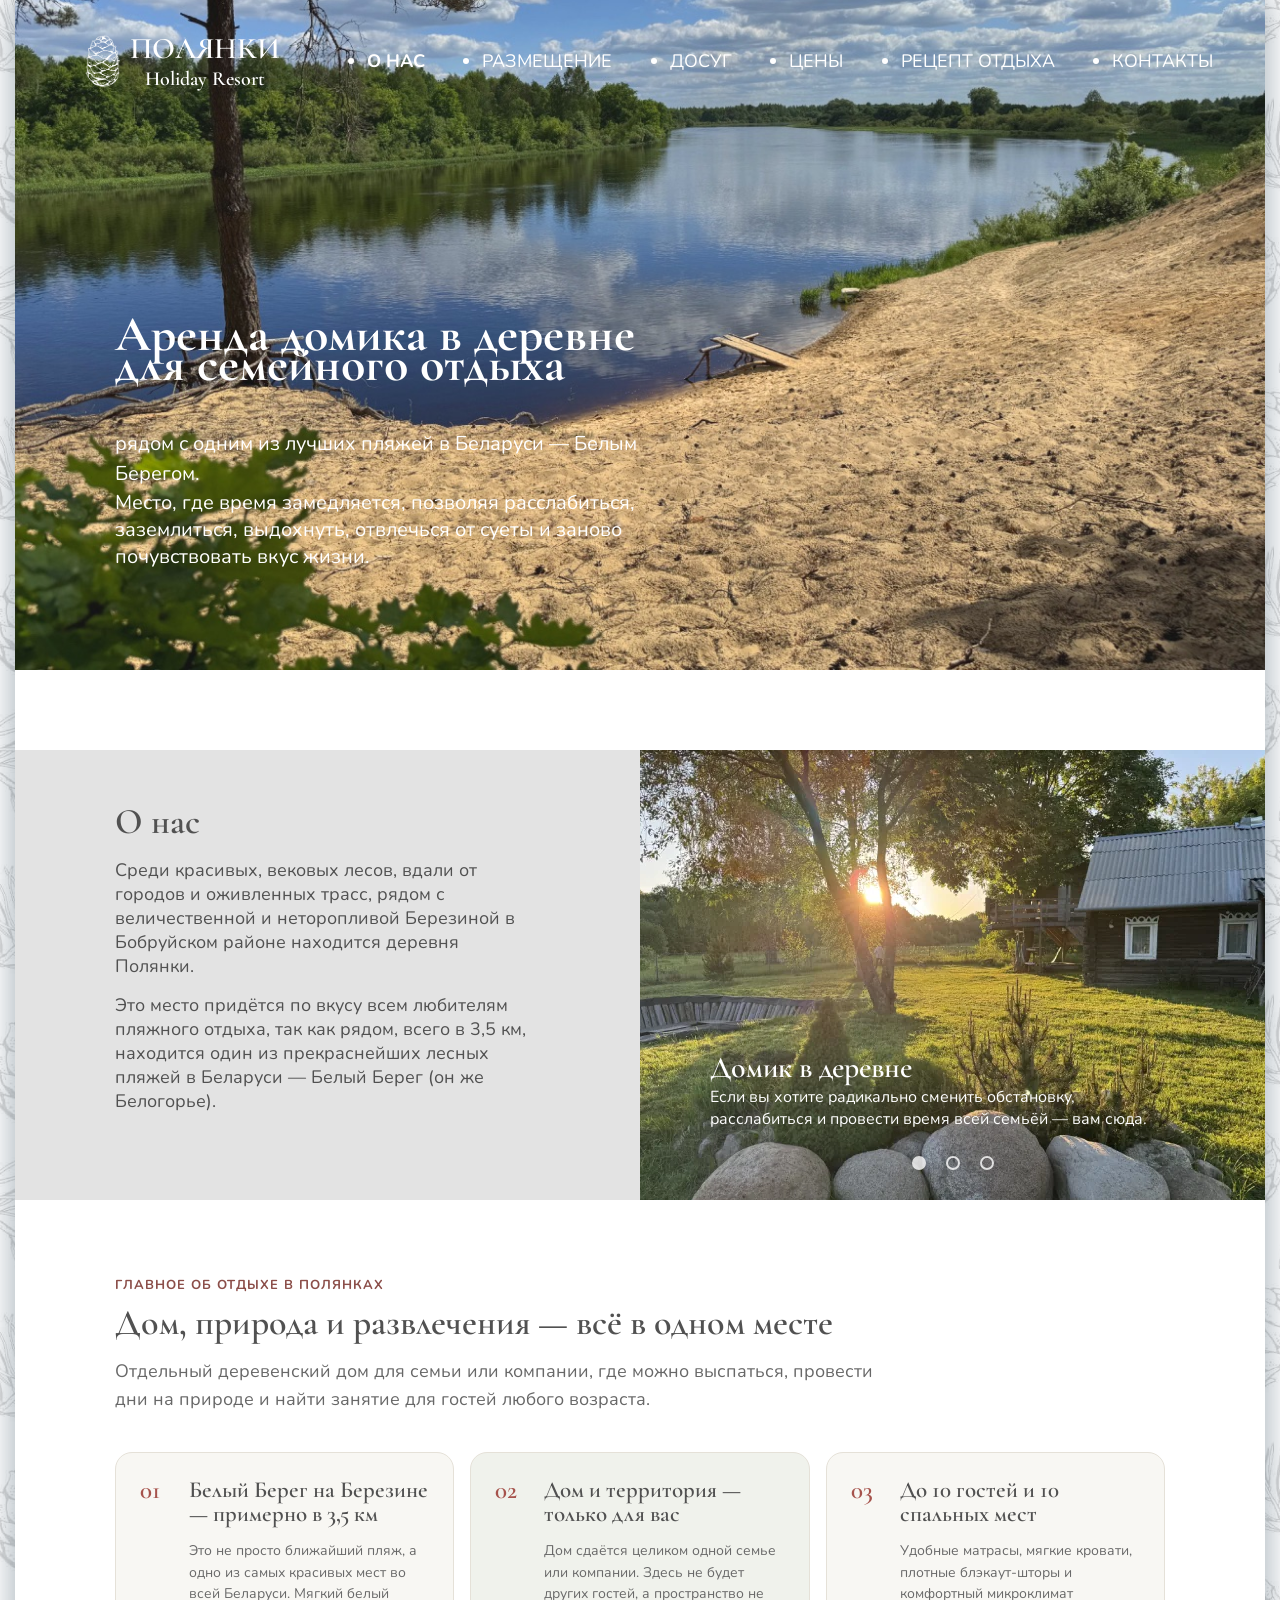
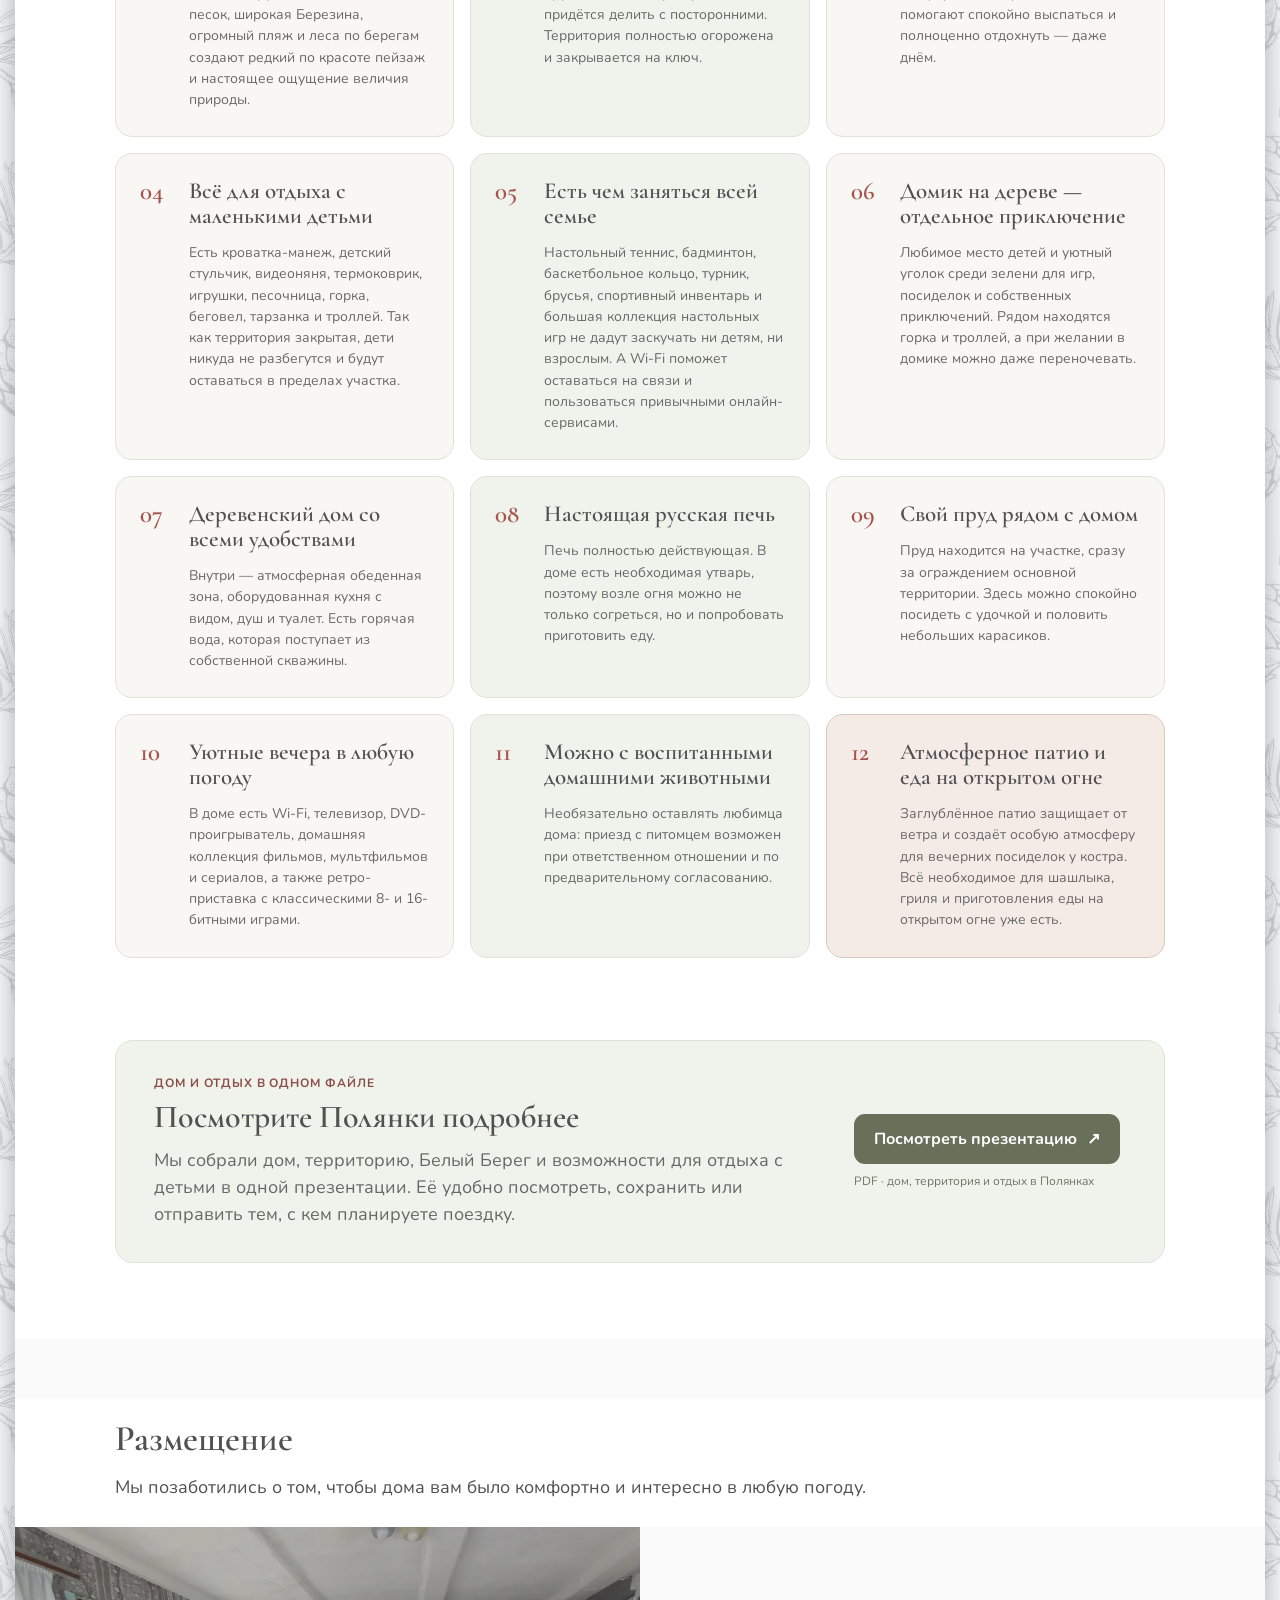
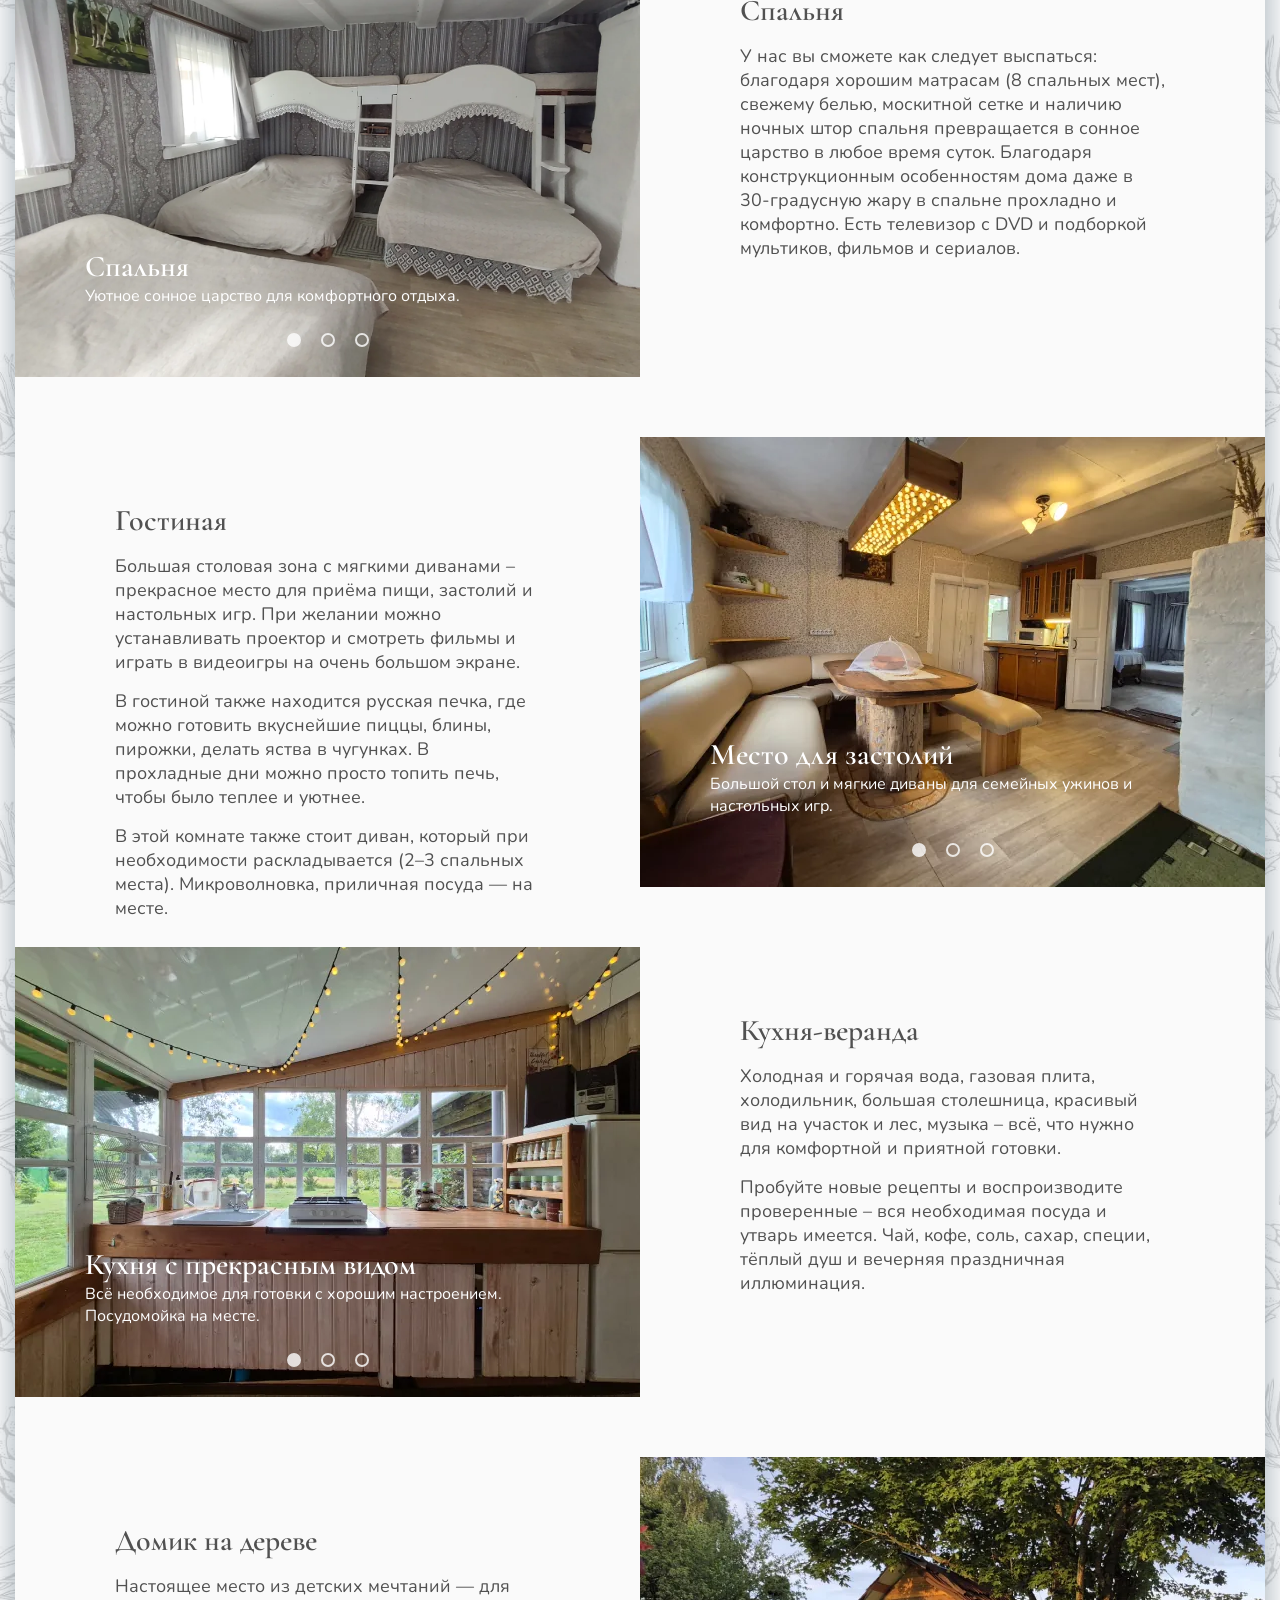
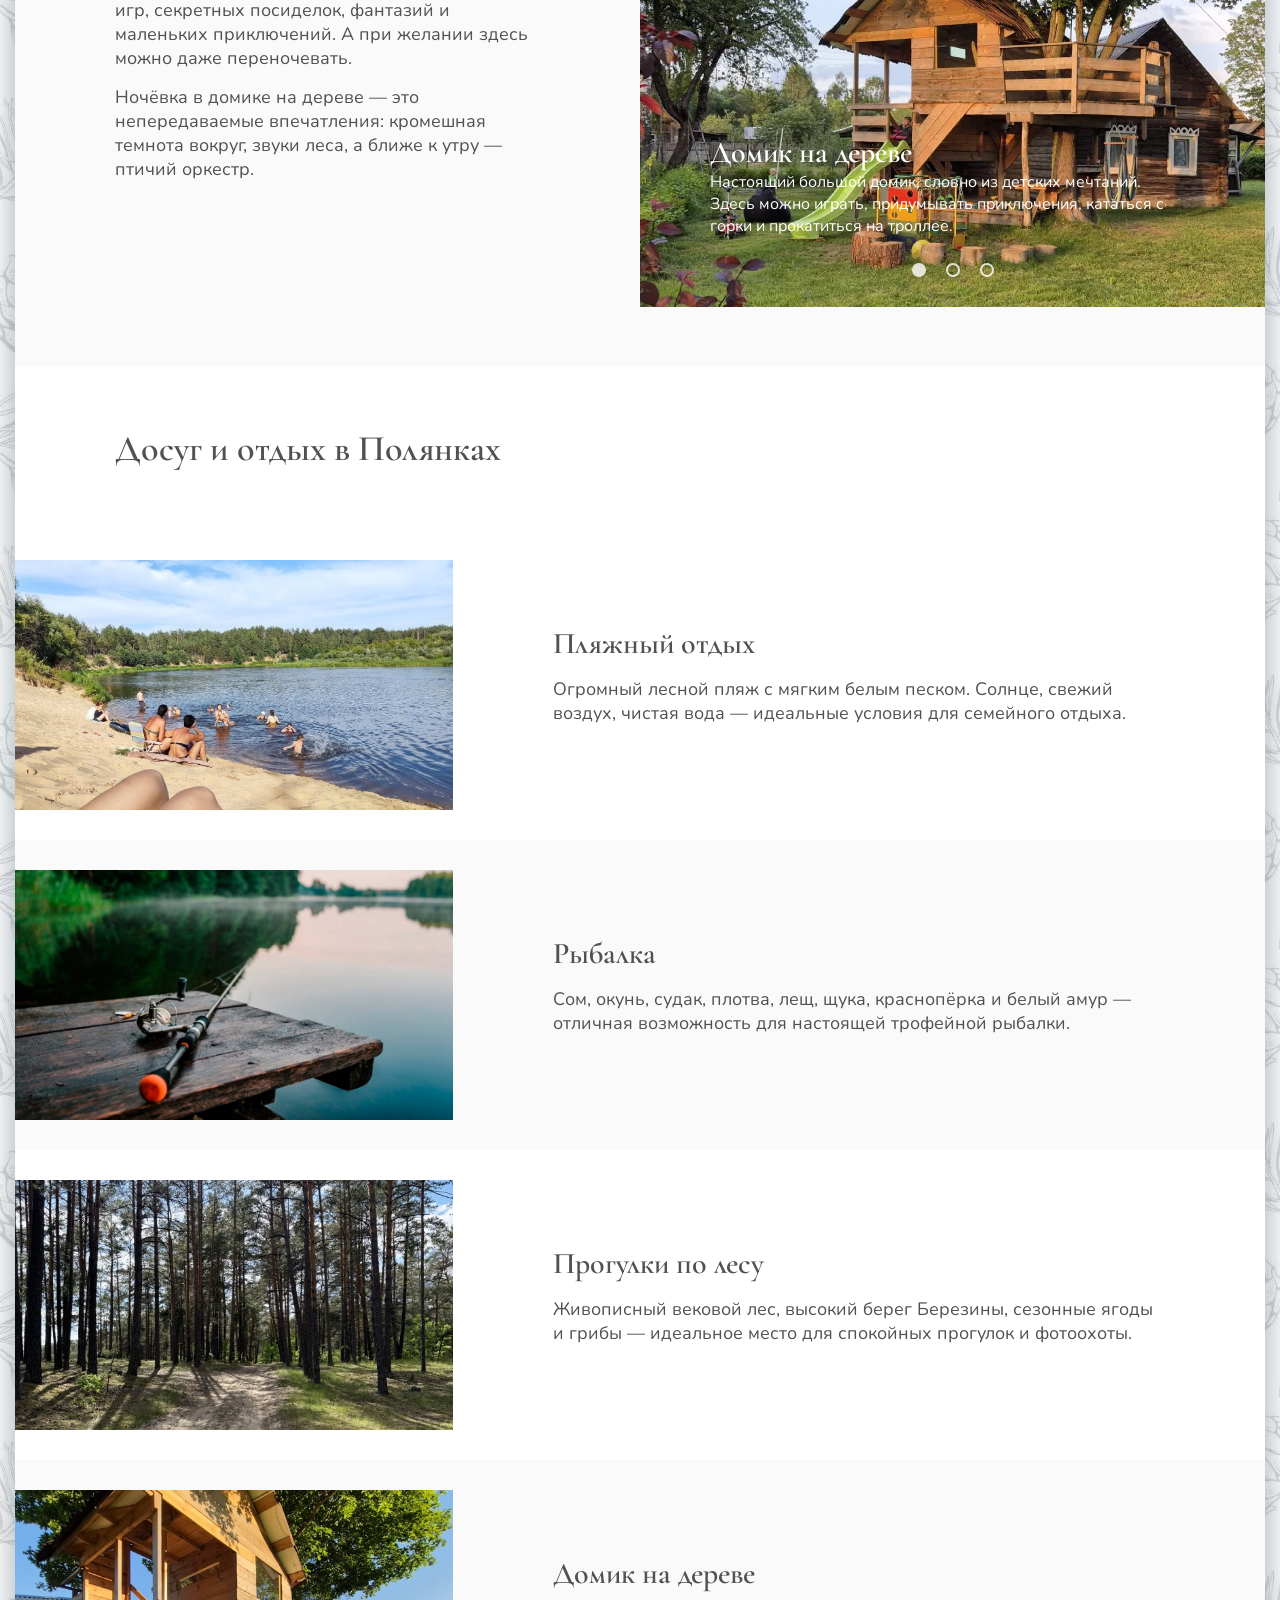
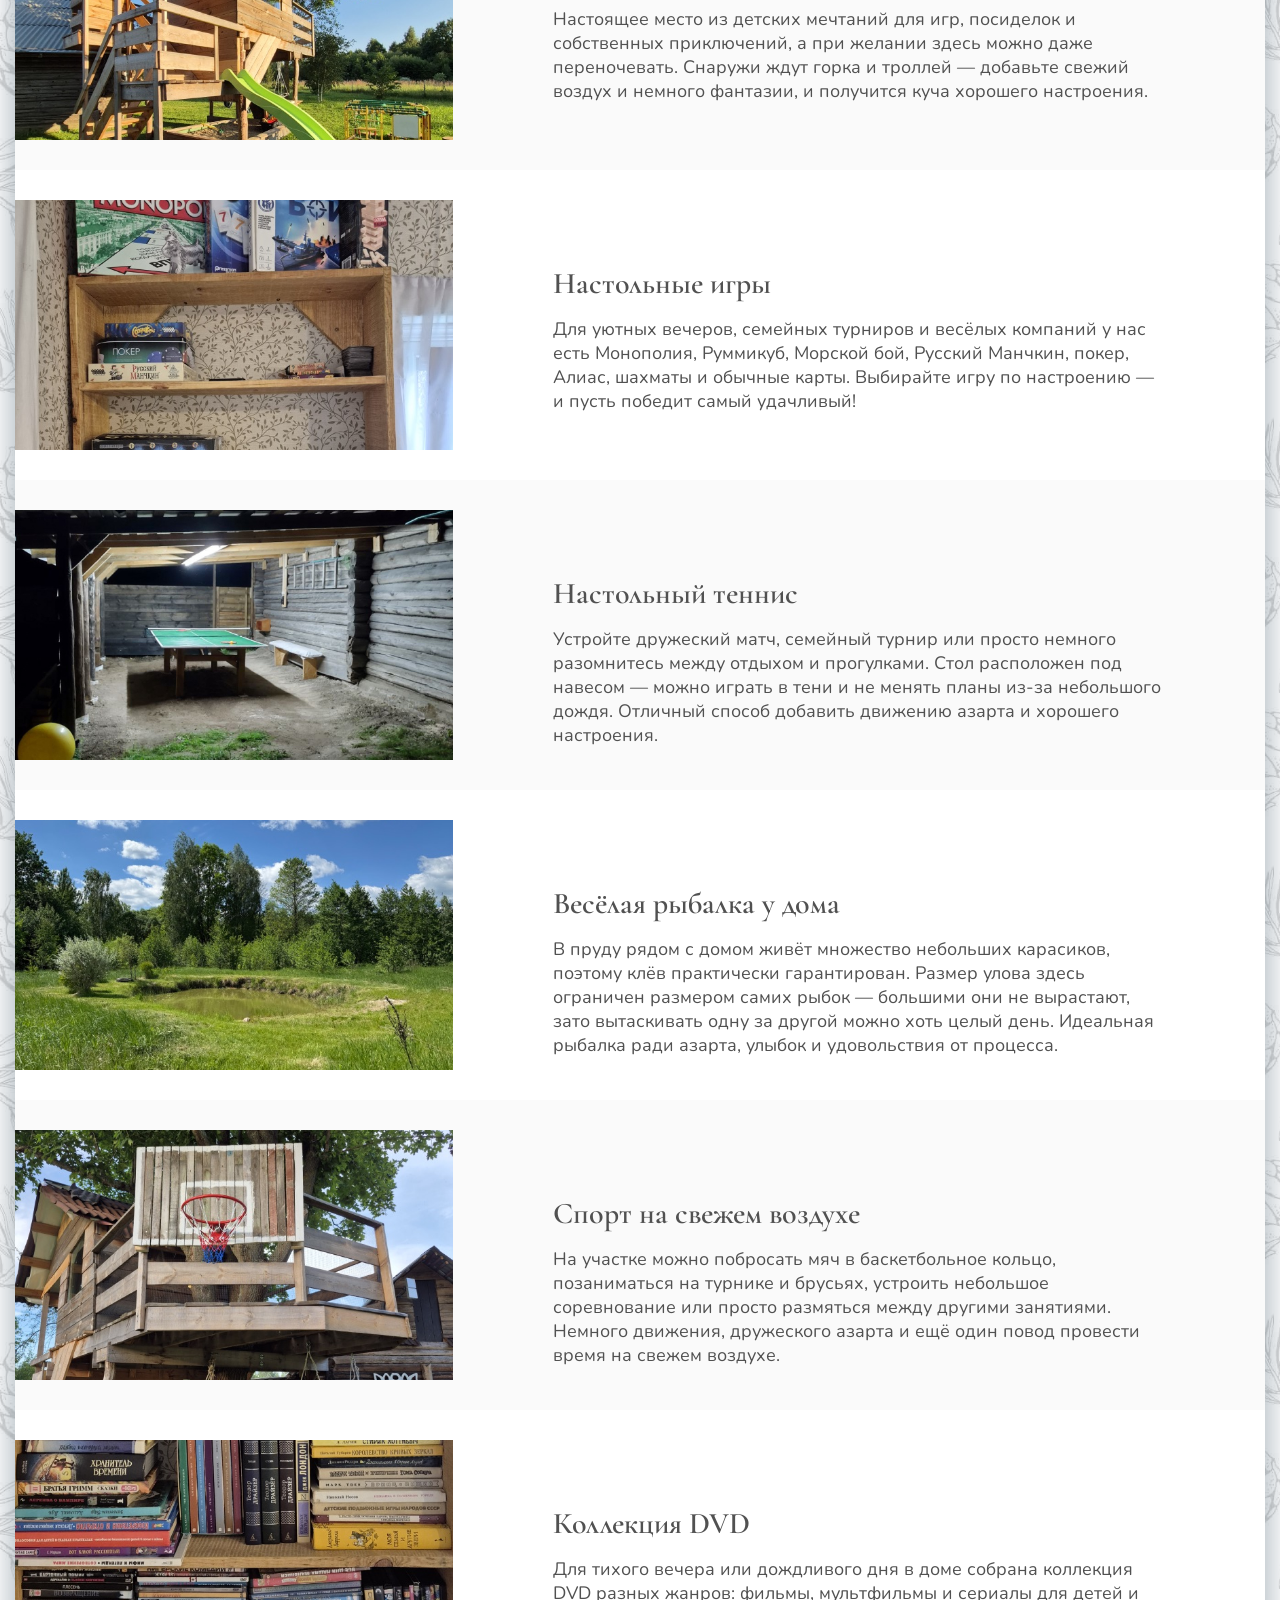
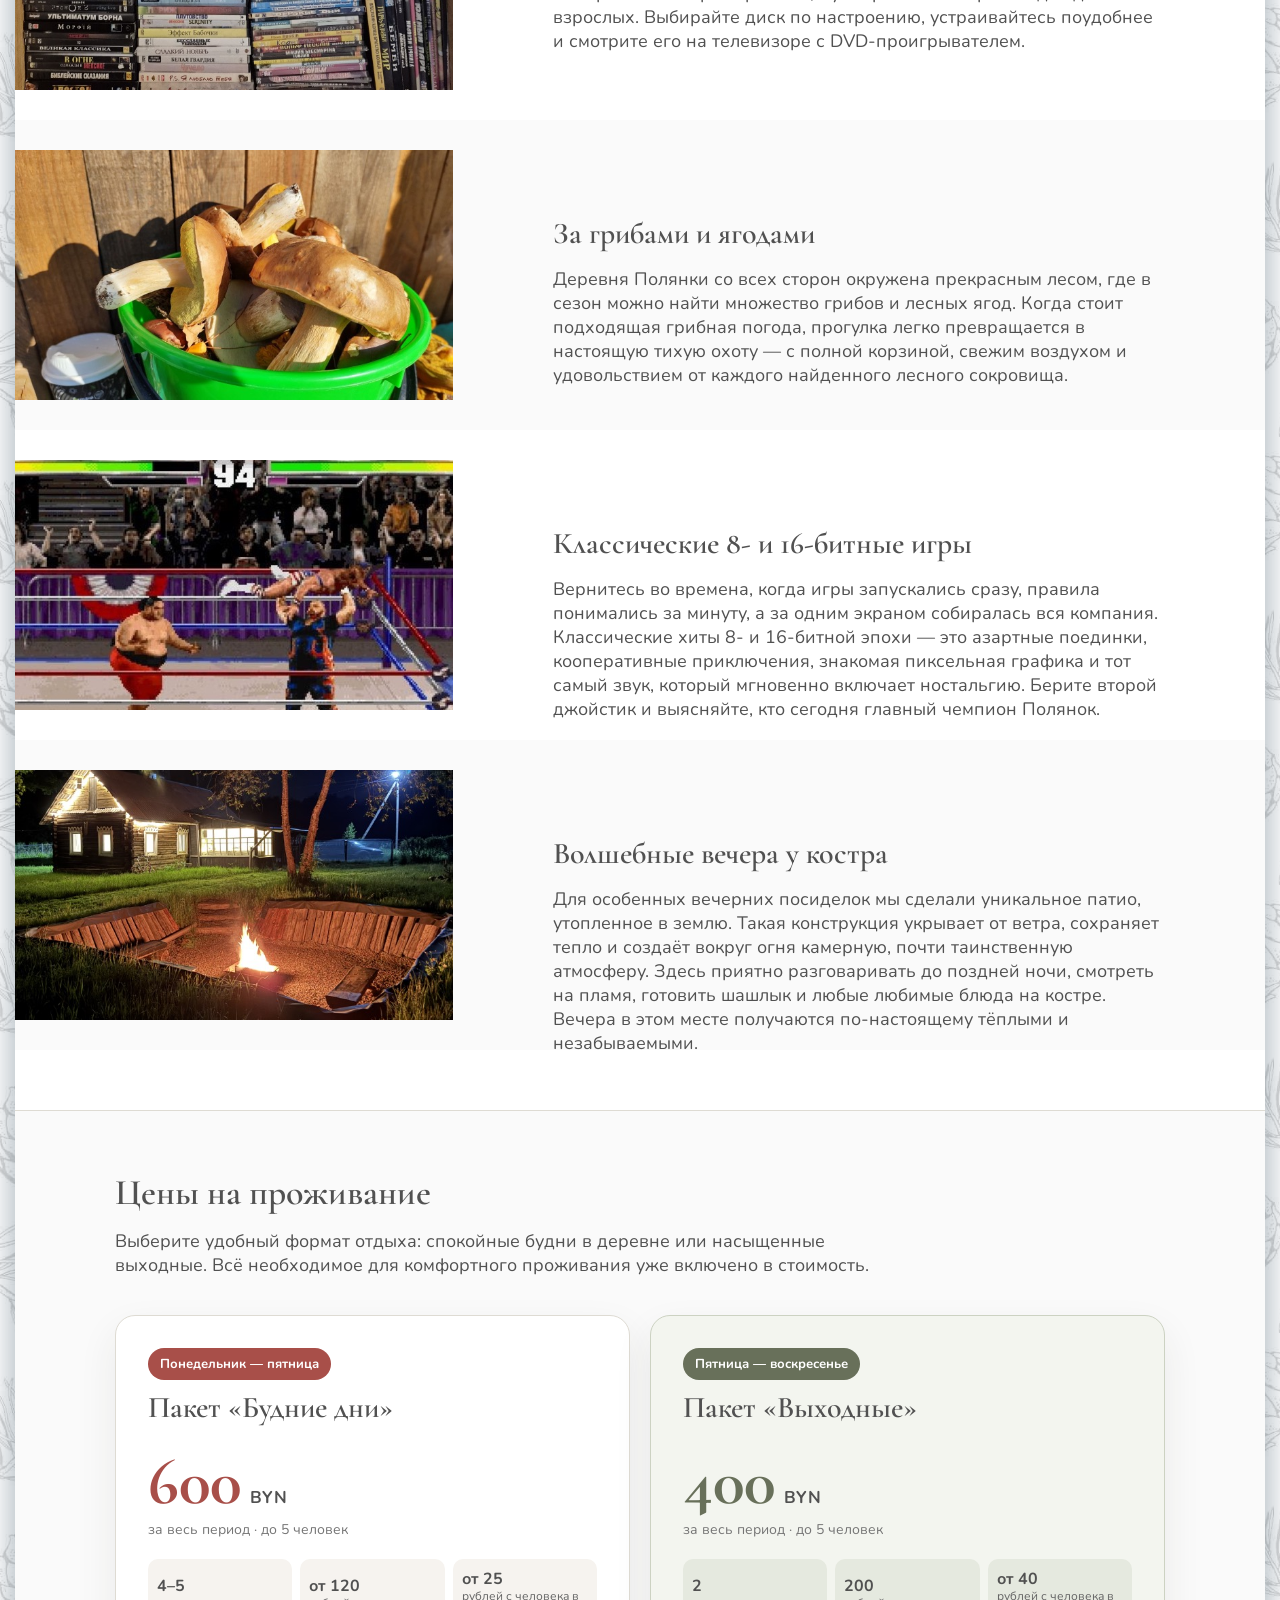
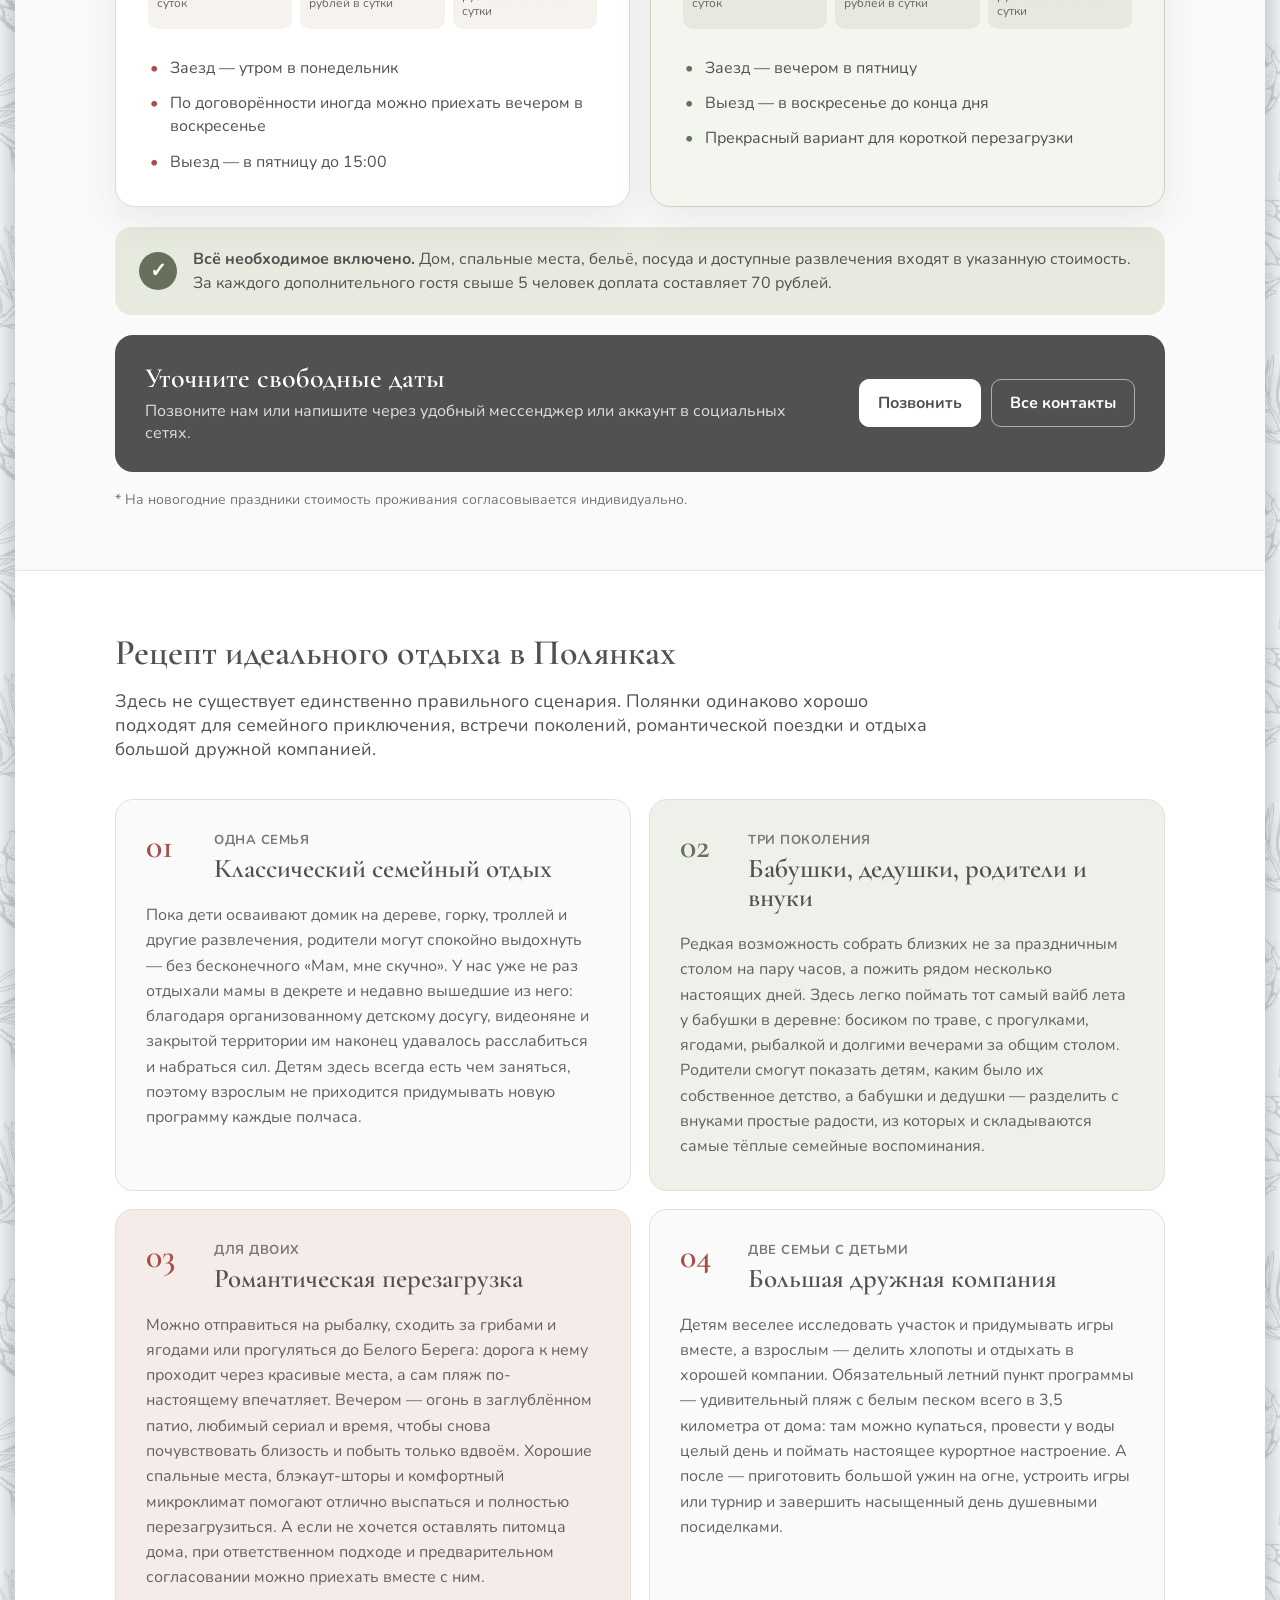
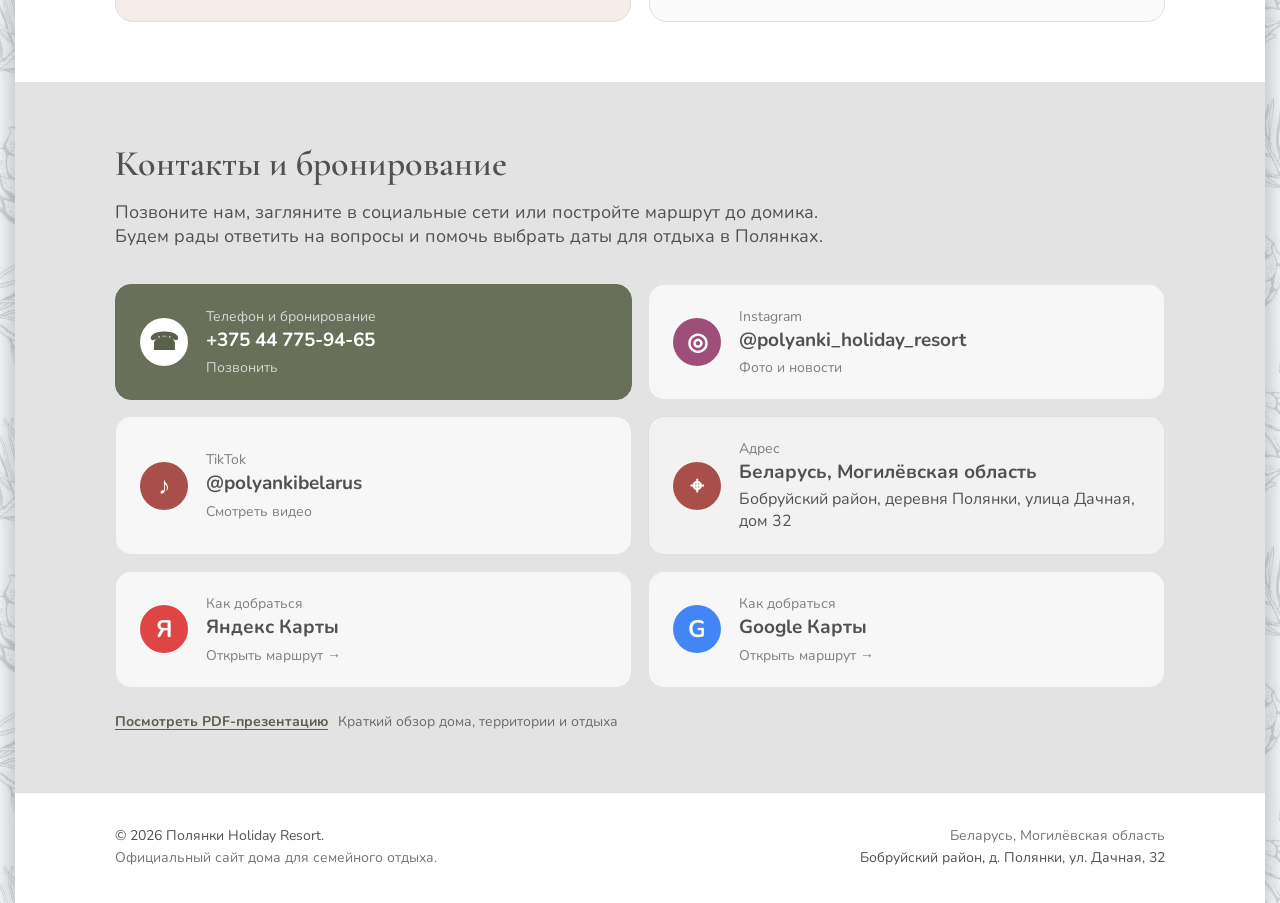
<file: index.html>
<!doctype html>
<html lang="ru">
<head>
    <meta charset="UTF-8">
    <meta name="viewport"
          content="width=device-width, initial-scale=1.0">
    <meta http-equiv="X-UA-Compatible" content="IE=edge">

    <!-- Основной тайтл с ключами и гео -->
    <title>Полянки Holiday Resort — аренда домика в деревне для семейного отдыха, Бобруйский район, пляж Белый Берег, Беларусь</title>

    <!-- Описание для сниппета в Google/Яндекс -->
    <meta name="description"
          content="Аренда уютного домика в деревне Полянки в Бобруйском районе рядом с пляжем Белый Берег. Семейный отдых, домик на дереве, лес, река Березина, рыбалка и пляжный отдых в Беларуси.">

    <meta name="robots" content="index,follow">

    <!-- Иконки сайта и настройки установки на мобильные устройства -->
    <link rel="icon" href="./img/favicon/favicon.ico" sizes="any">
    <link rel="icon" type="image/png" sizes="32x32" href="./img/favicon/favicon-32x32.png">
    <link rel="icon" type="image/png" sizes="16x16" href="./img/favicon/favicon-16x16.png">
    <link rel="apple-touch-icon" sizes="180x180" href="./img/favicon/apple-touch-icon.png">
    <link rel="manifest" href="./img/favicon/site.webmanifest">
    <meta name="theme-color" content="#68705a">
    <meta name="application-name" content="Полянки Holiday Resort">
    <meta name="apple-mobile-web-app-title" content="Полянки">
    <meta name="apple-mobile-web-app-capable" content="yes">
    <meta name="apple-mobile-web-app-status-bar-style" content="black-translucent">

    <!-- Канонический адрес страницы -->
    <link rel="canonical" href="https://polyanki.by/">

    <!-- Текстовые версии страницы для языковых моделей и других автоматических клиентов -->
    <link rel="alternate" type="text/markdown" href="https://polyanki.by/index.html.md">
    <link rel="describedby" href="https://polyanki.by/llms.txt">

    <!-- Основное SEO-изображение страницы -->
    <link rel="image_src" href="https://polyanki.by/img/about_us_3.webp">

    <!-- Open Graph -->
    <meta property="og:type" content="website">
    <meta property="og:title"
          content="Полянки Holiday Resort — домик для семейного отдыха в Беларуси">
    <meta property="og:description"
          content="Уютный домик в деревне Полянки возле пляжа Белый Берег. Семейный отдых, лес, река Березина, рыбалка, домик на дереве.">
    <meta property="og:url" content="https://polyanki.by/">
    <meta property="og:image" content="https://polyanki.by/img/about_us_3.webp">
    <meta property="og:image:type" content="image/webp">
    <meta property="og:image:width" content="645">
    <meta property="og:image:height" content="450">
    <meta property="og:image:alt" content="Дом для отдыха Полянки Holiday Resort в белорусской деревне">
    <meta property="og:locale" content="ru_RU">

    <!-- Twitter Card -->
    <meta name="twitter:card" content="summary_large_image">
    <meta name="twitter:title"
          content="Полянки Holiday Resort — домик для семейного отдыха">
    <meta name="twitter:description"
          content="Аренда домика в деревне Полянки, Бобруйский район, Беларусь. Рядом пляж Белый Берег, лес, река Березина.">
    <meta name="twitter:image" content="https://polyanki.by/img/about_us_3.webp">
    <meta name="twitter:image:alt" content="Дом для отдыха Полянки Holiday Resort в белорусской деревне">

    <!-- pinterest -->
    <meta name="p:domain_verify" content="fd36d31934714472e4a4ee30e74a82ca"/>

    <link rel="stylesheet" href="styles.css">

    <!-- Schema.org (дополни реальными данными) -->
    <script type="application/ld+json">
        {
          "@context": "https://schema.org",
          "@type": ["LodgingBusiness", "TouristAccommodation"],
          "name": "Полянки Holiday Resort",
          "description": "Аренда домика в деревне Полянки для семейного отдыха рядом с пляжем Белый Берег и рекой Березина. Домик на дереве, лес, рыбалка, пляжный отдых.",
          "url": "https://polyanki.by/",
          "image": "https://polyanki.by/img/about_us_3.webp",
          "telephone": "+375447759465",
          "geo": {
            "@type": "GeoCoordinates",
            "latitude": 52.9472994,
            "longitude": 29.4028038
          },
          "numberOfRooms": 2,
          "petsAllowed": true,
          "priceRange": "от 120 BYN за сутки; пакеты 400–600 BYN",
          "makesOffer": [
            {
              "@type": "Offer",
              "name": "Пакет «Будние дни»: с понедельника по пятницу",
              "price": "600",
              "priceCurrency": "BYN",
              "url": "https://polyanki.by/#prices",
              "eligibleDuration": {
                "@type": "QuantitativeValue",
                "minValue": 4,
                "maxValue": 5,
                "unitCode": "DAY"
              },
              "description": "Полная стоимость пакета — 600 BYN для компании до 5 человек. Продолжительность — 4–5 суток. Расчётная стоимость — от 120 BYN за сутки и от 25 BYN с человека в сутки. Отдельные сутки не бронируются. Заезд в понедельник, выезд в пятницу до 15:00. Доплата за каждого дополнительного гостя — 70 BYN."
            },
            {
              "@type": "Offer",
              "name": "Пакет «Выходные»: с пятницы по воскресенье",
              "price": "400",
              "priceCurrency": "BYN",
              "url": "https://polyanki.by/#prices",
              "eligibleDuration": {
                "@type": "QuantitativeValue",
                "value": 2,
                "unitCode": "DAY"
              },
              "description": "Полная стоимость пакета — 400 BYN для компании до 5 человек. Продолжительность — 2 суток. Расчётная стоимость — 200 BYN за сутки и от 40 BYN с человека в сутки. Отдельные сутки не бронируются. Заезд вечером в пятницу, выезд в воскресенье до конца дня. Доплата за каждого дополнительного гостя — 70 BYN."
            }
          ],
          "address": {
            "@type": "PostalAddress",
            "streetAddress": "улица Дачная, дом 32",
            "addressCountry": "BY",
            "addressRegion": "Могилёвская область",
            "addressLocality": "деревня Полянки, Бобруйский район"
          },
          "sameAs": [
            "https://www.instagram.com/polyanki_holiday_resort",
            "https://www.tiktok.com/@polyankibelarus",
            "https://yandex.ru/maps/org/polyanki_dom_v_derevne/86234506796",
            "https://maps.app.goo.gl/uCurSgUoCDbGt2eW7"
          ],
          "hasMap": [
            "https://yandex.ru/maps/org/polyanki_dom_v_derevne/86234506796",
            "https://maps.app.goo.gl/uCurSgUoCDbGt2eW7"
          ],
          "contactPoint": {
            "@type": "ContactPoint",
            "telephone": "+375447759465",
            "contactType": "reservations",
            "availableLanguage": ["ru", "be"]
          },
          "openingHoursSpecification": [
            {
              "@type": "OpeningHoursSpecification",
              "dayOfWeek": [
                "Monday",
                "Tuesday",
                "Wednesday",
                "Thursday",
                "Friday",
                "Saturday",
                "Sunday"
              ],
              "opens": "08:00",
              "closes": "22:00"
            }
          ],
          "amenityFeature": [
            {
              "@type": "LocationFeatureSpecification",
              "name": "wifi",
              "value": true,
              "description": "В доме доступен Wi‑Fi."
            },
            {
              "@type": "LocationFeatureSpecification",
              "name": "internetType",
              "value": "Free"
            },
            {
              "@type": "LocationFeatureSpecification",
              "name": "beachAccess",
              "value": true,
              "description": "Пляж Белый Берег на реке Березине находится примерно в 3,5 км от дома. Это одно из самых красивых мест во всей Беларуси: мягкий белый песок, широкая река, огромный пляж и леса по берегам создают редкий по красоте пейзаж и настоящее ощущение величия природы."
            },
            {
              "@type": "LocationFeatureSpecification",
              "name": "childFriendly",
              "value": true,
              "description": "Дом и территория подходят для семейного отдыха с детьми. Территория полностью огорожена и закрывается на ключ, поэтому дети не разбегутся за пределы участка."
            },
            {
              "@type": "LocationFeatureSpecification",
              "name": "crib",
              "value": true,
              "description": "Предоставляется детская кроватка-манеж."
            },
            {
              "@type": "LocationFeatureSpecification",
              "name": "heating",
              "value": true,
              "description": "В доме поддерживается комфортный микроклимат для сна и отдыха."
            },
            {
              "@type": "LocationFeatureSpecification",
              "name": "kitchen",
              "value": true,
              "description": "Оборудованная кухня с видом и необходимой утварью для приготовления еды."
            },
            {
              "@type": "LocationFeatureSpecification",
              "name": "ovenStove",
              "value": true,
              "description": "В доме есть оборудование для приготовления пищи и полностью действующая русская печь."
            },
            {
              "@type": "LocationFeatureSpecification",
              "name": "outdoorGrill",
              "value": true,
              "description": "Предоставляется всё необходимое для шашлыка, гриля и приготовления еды на открытом огне."
            },
            {
              "@type": "LocationFeatureSpecification",
              "name": "patio",
              "value": true,
              "description": "Заглублённое патио защищает от ветра и создаёт атмосферное место для вечерних посиделок у костра."
            },
            {
              "@type": "LocationFeatureSpecification",
              "name": "petsAllowed",
              "value": true,
              "description": "Приезд с воспитанными домашними животными возможен при ответственном отношении и по предварительному согласованию."
            },
            {
              "@type": "LocationFeatureSpecification",
              "name": "tv",
              "value": true,
              "description": "В доме есть телевизор, DVD-проигрыватель и большая коллекция фильмов, мультфильмов и сериалов."
            },
            {
              "@type": "LocationFeatureSpecification",
              "name": "Приватная аренда дома и территории",
              "value": true,
              "description": "Дом и территория сдаются целиком только одной семье или компании, без других гостей и общих зон с посторонними. Территория полностью огорожена и закрывается на ключ."
            },
            {
              "@type": "LocationFeatureSpecification",
              "name": "Вместимость",
              "value": "до 10 гостей и 10 спальных мест",
              "description": "Удобные матрасы, мягкие кровати и плотные блэкаут-шторы помогают хорошо выспаться, в том числе днём."
            },
            {
              "@type": "LocationFeatureSpecification",
              "name": "Оснащение для маленьких детей",
              "value": true,
              "description": "Детский стульчик, видеоняня, термоковрик, игрушки, песочница, горка, беговел, тарзанка и троллей."
            },
            {
              "@type": "LocationFeatureSpecification",
              "name": "Семейные и спортивные развлечения",
              "value": true,
              "description": "Настольный теннис, бадминтон, баскетбольное кольцо, турник, брусья, спортивный инвентарь и большая коллекция настольных игр."
            },
            {
              "@type": "LocationFeatureSpecification",
              "name": "Домик на дереве",
              "value": true,
              "description": "Место из детских мечтаний для игр, посиделок и приключений. Рядом находятся горка и троллей, а при желании в домике можно переночевать."
            },
            {
              "@type": "LocationFeatureSpecification",
              "name": "Русская печь",
              "value": true,
              "description": "Полностью действующая русская печь и необходимая утварь позволяют не только согреться у огня, но и попробовать приготовить в ней еду."
            },
            {
              "@type": "LocationFeatureSpecification",
              "name": "Пруд с рыбалкой",
              "value": true,
              "description": "Собственный пруд расположен на участке сразу за ограждением основной территории. В нём можно ловить небольших карасиков."
            },
            {
              "@type": "LocationFeatureSpecification",
              "name": "Рыбалка на Березине",
              "value": true,
              "description": "В Березине водятся сом, окунь, судак, плотва, лещ, щука, краснопёрка и белый амур."
            },
            {
              "@type": "LocationFeatureSpecification",
              "name": "Ретро-игры",
              "value": true,
              "description": "Ретро-приставка с коллекцией классических 8- и 16-битных игр для детей и взрослых."
            },
            {
              "@type": "LocationFeatureSpecification",
              "name": "Горячая вода и удобства внутри дома",
              "value": true,
              "description": "Душ и туалет находятся внутри дома, есть горячая вода, которая поступает из собственной скважины."
            },
            {
              "@type": "LocationFeatureSpecification",
              "name": "Лес, грибы и ягоды",
              "value": true,
              "description": "Деревню окружают живописные леса для прогулок, фотоохоты и сезонного сбора грибов и ягод."
            }
          ]
        }
        </script>
    <!-- Счётчик Яндекс Метрики -->
    <script type="text/javascript">
        (function(m,e,t,r,i,k,a){
            m[i]=m[i]||function(){(m[i].a=m[i].a||[]).push(arguments)};
            m[i].l=1*new Date();
            for (var j = 0; j < document.scripts.length; j++) {
                if (document.scripts[j].src === r) { return; }
            }
            k=e.createElement(t),a=e.getElementsByTagName(t)[0],k.async=1,k.src=r,a.parentNode.insertBefore(k,a)
        })(window, document, 'script', 'https://mc.yandex.ru/metrika/tag.js?id=112089639', 'ym');

        ym(112089639, 'init', {
            ssr: true,
            webvisor: true,
            clickmap: true,
            ecommerce: "dataLayer",
            referrer: document.referrer,
            url: location.href,
            accurateTrackBounce: true,
            trackLinks: true
        });
    </script>

    <!-- Единый Google tag отправляет данные в нашу Analytics и в рекламный аккаунт Google Ads. -->
    <script async src="https://www.googletagmanager.com/gtag/js?id=G-B0WZ7JJFLY"></script>
    <script>
        window.dataLayer = window.dataLayer || [];
        function gtag(){dataLayer.push(arguments);}
        gtag('js', new Date());
        gtag('config', 'G-B0WZ7JJFLY');
        gtag('config', 'AW-18469653415');
    </script>
</head>
<body>
    <noscript>
        <div>
            <img src="https://mc.yandex.ru/watch/112089639"
                 style="position: absolute; left: -9999px;"
                 alt="">
        </div>
    </noscript>
<header>
    <nav id="navigation_container" aria-label="Основная навигация">
        <div class="logo">
            <div class="logo-image"></div>
            <div class="logo-text font-carmo">
                <div class="polyanki">ПОЛЯНКИ</div>
                <div class="resort">Holiday Resort</div>
            </div>
        </div>

        <button class="nav-toggle" type="button" aria-label="Открыть меню" aria-controls="primary-navigation" aria-expanded="false">
            <span></span><span></span><span></span>
        </button>

        <ul class="navigation font-nunito" id="primary-navigation">
            <li class="js_navigation_item nav_item active" data-item="aboutUs">
                <a href="#about_us">О НАС</a>
            </li>
            <li class="js_navigation_item nav_item" data-item="deploy">
                <a href="#deploy">РАЗМЕЩЕНИЕ</a>
            </li>
            <li class="js_navigation_item nav_item" data-item="activities">
                <a href="#activities">ДОСУГ</a>
            </li>
            <li class="js_navigation_item nav_item" data-item="prices">
                <a href="#prices">ЦЕНЫ</a>
            </li>
            <li class="js_navigation_item nav_item" data-item="recipe">
                <a href="#recipe">РЕЦЕПТ ОТДЫХА</a>
            </li>
            <li class="js_navigation_item nav_item" data-item="contacts">
                <a href="#contacts">КОНТАКТЫ</a>
            </li>
        </ul>
    </nav>

    <section class="header-block">
        <div class="header-image" role="img"
             aria-label="Домик для отдыха в деревне Полянки рядом с лесом и рекой Березина"></div>
        <div class="header-main-text">
            <h1>
                <span class="header1 font-carmo">
                    Аренда домика в деревне<br>для семейного отдыха
                </span><br>
                <span class="header2 font-nunito">
                    рядом с одним из лучших пляжей в Беларуси — Белым Берегом.
                </span>
            </h1>
            <p class="header-description font-nunito">
                Место, где время замедляется, позволяя расслабиться, заземлиться,
                выдохнуть, отвлечься от суеты и заново почувствовать вкус жизни.
            </p>
        </div>
    </section>
</header>

<main>
    <!-- О НАС -->
    <section class="js_about_us_section" id="about_us">
        <div class="row height-450 bg-gray color_black-80">
            <div class="description-block width-50">
                <h2 class="font-carmo f-size-36">О нас</h2>
                <p class="font-nunito margin-top-15 f-size-18">
                    Среди красивых, вековых лесов, вдали от городов и оживленных трасс, рядом с величественной и неторопливой Березиной в Бобруйском районе находится деревня Полянки.
                </p>
                <p class="font-nunito margin-top-15 f-size-18">
                    Это место придётся по вкусу всем любителям пляжного отдыха, так как рядом, всего в 3,5 км, находится один из прекраснейших лесных пляжей в Беларуси — Белый Берег (он же Белогорье).
                </p>
            </div>
    
            <!--                <div class="image-block width-55 js_about_us_gallery"></div>-->
    
            <div class="image-block width-50 js_about_us_gallery">
    
                <figure class="js_gallery_card gallery-cover-seo fade-in-block">
                    <img src="./img/about_us.webp"
                         alt="Аренда домика в деревне Полянки для семейного отдыха">
                    <figcaption class="gallery-slide-description-seo">
                        <h3 class="font-carmo f-size-30">Домик в деревне</h3>
                        <p class="font-nunito f-size-16">
                            Если вы хотите радикально сменить обстановку, расслабиться и провести время всей семьёй — вам сюда.
                        </p>
                    </figcaption>
                </figure>
    
                <figure class="js_gallery_card gallery-cover-seo fade-in-block">
                    <img src="./img/about_us_2.webp"
                         alt="Пляж Белый Берег недалеко от домика в деревне Полянки">
                    <figcaption class="gallery-slide-description-seo">
                        <h3 class="font-carmo f-size-30">Белый берег и курортное настроение</h3>
                        <p class="font-nunito f-size-16">
                            Шикарный мягкий белый песочек и на берегу и в воде, сосновый воздух, атмосфера безмятежности создают неповторимые впечатления от нахождения здесь. По личным ощущениям и отзывам гостей – тут проживает то самое курортное настроение.
                        </p>
                    </figcaption>
                </figure>

                <figure class="js_gallery_card gallery-cover-seo fade-in-block">
                    <img src="./img/about_us_3.webp"
                         alt="Пляж Белый Берег недалеко от домика в деревне Полянки">
                    <figcaption class="gallery-slide-description-seo">
                        <h3 class="font-carmo f-size-30">Особая атмосфера.</h3>
                        <p class="font-nunito f-size-16">
                            Пение птиц, звуки леса, потрескивание костра, немного праздничной иллюминации — и вот готовы декорации для незабываемого отдыха.
                        </p>
                    </figcaption>
                </figure>
    
            </div>
        </div>

        <!-- Краткие факты помогают людям и поисковым системам быстро понять суть предложения. -->
        <section class="about-highlights color_black-80" aria-labelledby="about-highlights-title">
            <header class="about-highlights-intro">
                <span class="about-highlights-kicker font-nunito">Главное об отдыхе в Полянках</span>
                <h2 id="about-highlights-title" class="font-carmo f-size-36">Дом, природа и развлечения — всё в одном месте</h2>
                <p class="font-nunito f-size-18">
                    Отдельный деревенский дом для семьи или компании, где можно выспаться, провести дни на природе
                    и найти занятие для гостей любого возраста.
                </p>
            </header>

            <ul class="about-highlights-grid">
                <li class="about-highlight">
                    <span class="about-highlight-number font-carmo" aria-hidden="true">01</span>
                    <div>
                        <h3 class="font-carmo">Белый Берег на Березине — примерно в 3,5 км</h3>
                        <p class="font-nunito">Это не просто ближайший пляж, а одно из самых красивых мест во всей Беларуси. Мягкий белый песок, широкая Березина, огромный пляж и леса по берегам создают редкий по красоте пейзаж и настоящее ощущение величия природы.</p>
                    </div>
                </li>

                <li class="about-highlight">
                    <span class="about-highlight-number font-carmo" aria-hidden="true">02</span>
                    <div>
                        <h3 class="font-carmo">Дом и территория — только для вас</h3>
                        <p class="font-nunito">Дом сдаётся целиком одной семье или компании. Здесь не будет других гостей, а пространство не придётся делить с посторонними. Территория полностью огорожена и закрывается на ключ.</p>
                    </div>
                </li>

                <li class="about-highlight">
                    <span class="about-highlight-number font-carmo" aria-hidden="true">03</span>
                    <div>
                        <h3 class="font-carmo">До 10 гостей и 10 спальных мест</h3>
                        <p class="font-nunito">Удобные матрасы, мягкие кровати, плотные блэкаут-шторы и комфортный микроклимат помогают спокойно выспаться и полноценно отдохнуть — даже днём.</p>
                    </div>
                </li>

                <li class="about-highlight">
                    <span class="about-highlight-number font-carmo" aria-hidden="true">04</span>
                    <div>
                        <h3 class="font-carmo">Всё для отдыха с маленькими детьми</h3>
                        <p class="font-nunito">Есть кроватка-манеж, детский стульчик, видеоняня, термоковрик, игрушки, песочница, горка, беговел, тарзанка и троллей. Так как территория закрытая, дети никуда не разбегутся и будут оставаться в пределах участка.</p>
                    </div>
                </li>

                <li class="about-highlight">
                    <span class="about-highlight-number font-carmo" aria-hidden="true">05</span>
                    <div>
                        <h3 class="font-carmo">Есть чем заняться всей семье</h3>
                        <p class="font-nunito">Настольный теннис, бадминтон, баскетбольное кольцо, турник, брусья, спортивный инвентарь и большая коллекция настольных игр не дадут заскучать ни детям, ни взрослым. А Wi‑Fi поможет оставаться на связи и пользоваться привычными онлайн-сервисами.</p>
                    </div>
                </li>

                <li class="about-highlight">
                    <span class="about-highlight-number font-carmo" aria-hidden="true">06</span>
                    <div>
                        <h3 class="font-carmo">Домик на дереве — отдельное приключение</h3>
                        <p class="font-nunito">Любимое место детей и уютный уголок среди зелени для игр, посиделок и собственных приключений. Рядом находятся горка и троллей, а при желании в домике можно даже переночевать.</p>
                    </div>
                </li>

                <li class="about-highlight">
                    <span class="about-highlight-number font-carmo" aria-hidden="true">07</span>
                    <div>
                        <h3 class="font-carmo">Деревенский дом со всеми удобствами</h3>
                        <p class="font-nunito">Внутри — атмосферная обеденная зона, оборудованная кухня с видом, душ и туалет. Есть горячая вода, которая поступает из собственной скважины.</p>
                    </div>
                </li>

                <li class="about-highlight">
                    <span class="about-highlight-number font-carmo" aria-hidden="true">08</span>
                    <div>
                        <h3 class="font-carmo">Настоящая русская печь</h3>
                        <p class="font-nunito">Печь полностью действующая. В доме есть необходимая утварь, поэтому возле огня можно не только согреться, но и попробовать приготовить еду.</p>
                    </div>
                </li>

                <li class="about-highlight">
                    <span class="about-highlight-number font-carmo" aria-hidden="true">09</span>
                    <div>
                        <h3 class="font-carmo">Свой пруд рядом с домом</h3>
                        <p class="font-nunito">Пруд находится на участке, сразу за ограждением основной территории. Здесь можно спокойно посидеть с удочкой и половить небольших карасиков.</p>
                    </div>
                </li>

                <li class="about-highlight">
                    <span class="about-highlight-number font-carmo" aria-hidden="true">10</span>
                    <div>
                        <h3 class="font-carmo">Уютные вечера в любую погоду</h3>
                        <p class="font-nunito">В доме есть Wi‑Fi, телевизор, DVD-проигрыватель, домашняя коллекция фильмов, мультфильмов и сериалов, а также ретро-приставка с классическими 8- и 16-битными играми.</p>
                    </div>
                </li>

                <li class="about-highlight">
                    <span class="about-highlight-number font-carmo" aria-hidden="true">11</span>
                    <div>
                        <h3 class="font-carmo">Можно с воспитанными домашними животными</h3>
                        <p class="font-nunito">Необязательно оставлять любимца дома: приезд с питомцем возможен при ответственном отношении и по предварительному согласованию.</p>
                    </div>
                </li>

                <li class="about-highlight about-highlight-accent">
                    <span class="about-highlight-number font-carmo" aria-hidden="true">12</span>
                    <div>
                        <h3 class="font-carmo">Атмосферное патио и еда на открытом огне</h3>
                        <p class="font-nunito">Заглублённое патио защищает от ветра и создаёт особую атмосферу для вечерних посиделок у костра. Всё необходимое для шашлыка, гриля и приготовления еды на открытом огне уже есть.</p>
                    </div>
                </li>
            </ul>
        </section>
    </section>

    <!-- Презентация загружается только после перехода по обычной HTML-ссылке. -->
    <section class="presentation-cta color_black-80" aria-labelledby="presentation-title">
        <div class="presentation-cta-inner">
            <div class="presentation-cta-copy">
                <span class="presentation-cta-kicker font-nunito">Дом и отдых в одном файле</span>
                <h2 id="presentation-title" class="font-carmo f-size-36">Посмотрите Полянки подробнее</h2>
                <p class="font-nunito f-size-18">
                    Мы собрали дом, территорию, Белый Берег и возможности для отдыха с детьми в одной презентации.
                    Её удобно посмотреть, сохранить или отправить тем, с кем планируете поездку.
                </p>
            </div>
            <div class="presentation-cta-action font-nunito">
                <a class="presentation-button"
                   href="/files/arenda-doma-dlya-otdyha-s-detmi-belarus-belyi-bereg.pdf"
                   target="_blank" rel="noopener"
                   aria-label="Открыть PDF-презентацию дома для отдыха в Полянках">
                    Посмотреть презентацию
                    <span aria-hidden="true">↗</span>
                </a>
                <span class="presentation-cta-note">PDF · дом, территория и отдых в Полянках</span>
            </div>
        </div>
    </section>

    <!-- РАЗМЕЩЕНИЕ -->
    <section class="js_deploy_section padding-top-60 padding-bottom-60 bg-white-gray" id="deploy">
        <header class="color_black-80">
            <h2 class="font-carmo f-size-36">Размещение</h2>
            <p class="font-nunito margin-top-15 f-size-18">
                Мы позаботились о том, чтобы дома вам было комфортно и интересно в любую погоду.
            </p>
        </header>
    
        <!-- Спальня -->
        <article class="row height-450 color_black-80 margin-top-40">
            <div class="image-block width-50 js_deploy_1_gallery">
                <figure class="js_gallery_card gallery-cover-seo fade-in-block">
                    <img src="./img/deploy-1-1.webp"
                         alt="Спальня с удобными кроватями в доме отдыха Полянки">
                    <figcaption class="gallery-slide-description-seo">
                        <h3 class="font-carmo f-size-30">Спальня</h3>
                        <p class="font-nunito f-size-16">Уютное сонное царство для комфортного отдыха.</p>
                    </figcaption>
                </figure>

                <figure class="js_gallery_card gallery-cover-seo fade-in-block">
                    <img src="./img/deploy-1-2.webp"
                         alt="Спальные места в деревенском доме для семейного отдыха">
                    <figcaption class="gallery-slide-description-seo">
                        <h3 class="font-carmo f-size-30">Комфортный отдых</h3>
                        <p class="font-nunito f-size-16">Хорошие матрасы, ночные шторы и москитные сетки помогают отдыхать в любое время суток.</p>
                    </figcaption>
                </figure>

                <figure class="js_gallery_card gallery-cover-seo fade-in-block">
                    <img src="./img/deploy-1-3.webp"
                         alt="Интерьер спальни в доме отдыха Полянки">
                    <figcaption class="gallery-slide-description-seo">
                        <h3 class="font-carmo f-size-30">Телевизор с DVD и игровой приставкой.</h3>
                        <p class="font-nunito f-size-16">Сериалы, фильмы, мультфильмы, классические игры 8 и 16 бит. Каждый найдет для себя что-то интересное.</p>
                    </figcaption>
                </figure>
            </div>
    
            <div class="description-block width-50">
                <h3 class="font-carmo f-size-30 margin-top-15">Спальня</h3>
                <p class="font-nunito margin-top-15 f-size-18">
                    У нас вы сможете как следует выспаться: благодаря хорошим матрасам (8 спальных мест),
                    свежему белью, москитной сетке и наличию ночных штор спальня превращается в сонное царство
                    в любое время суток. Благодаря конструкционным особенностям дома даже в 30-градусную жару
                    в спальне прохладно и комфортно. Есть телевизор с DVD и подборкой мультиков, фильмов и сериалов.
                </p>
            </div>
        </article>
    
        <!-- Гостиная -->
        <article class="row height-450 color_black-80 margin-top-60">
            <div class="description-block width-50">
                <h3 class="font-carmo f-size-30 margin-top-15">Гостиная</h3>
                <p class="font-nunito margin-top-15 f-size-18">
                    Большая столовая зона с мягкими диванами – прекрасное место для приёма пищи, застолий
                    и настольных игр. При желании можно устанавливать проектор и смотреть фильмы
                    и играть в видеоигры на очень большом экране.
                </p>
                <p class="font-nunito margin-top-15 f-size-18">
                    В гостиной также находится русская печка, где можно готовить вкуснейшие пиццы, блины,
                    пирожки, делать яства в чугунках. В прохладные дни можно просто топить печь, чтобы было
                    теплее и уютнее.
                </p>
                <p class="font-nunito margin-top-15 f-size-18">
                    В этой комнате также стоит диван, который при необходимости раскладывается (2–3 спальных
                    места). Микроволновка, приличная посуда — на месте.
                </p>
            </div>
    
            <div class="image-block width-50 js_deploy_2_gallery">
                <figure class="js_gallery_card gallery-cover-seo fade-in-block">
                    <img src="./img/deploy-2-1.webp"
                         alt="Просторная гостиная со столовой зоной в доме отдыха Полянки">
                    <figcaption class="gallery-slide-description-seo">
                        <h3 class="font-carmo f-size-30">Место для застолий</h3>
                        <p class="font-nunito f-size-16">Большой стол и мягкие диваны для семейных ужинов и настольных игр.</p>
                    </figcaption>
                </figure>

                <figure class="js_gallery_card gallery-cover-seo fade-in-block">
                    <img src="./img/deploy-2-2.webp"
                         alt="Просторная гостиная со столовой зоной в доме отдыха Полянки">
                    <figcaption class="gallery-slide-description-seo">
                        <h3 class="font-carmo f-size-30">Укомплектованная кухня</h3>
                        <p class="font-nunito f-size-16">Есть вся необходимая посуда и утварь для готовки и употребления пищи.</p>
                    </figcaption>
                </figure>

                <figure class="js_gallery_card gallery-cover-seo fade-in-block">
                    <img src="./img/deploy-2-3.webp"
                         alt="Русская печь в гостиной деревенского дома Полянки">
                    <figcaption class="gallery-slide-description-seo">
                        <h3 class="font-carmo f-size-30">Вкусная еда из печки</h3>
                        <p class="font-nunito f-size-16">Пицца, пирожки, блины и жаркое с неповторимым вкусом настоящей печи.</p>
                    </figcaption>
                </figure>
            </div>
        </article>
    
        <!-- Кухня-веранда -->
        <article class="row height-450 color_black-80 margin-top-60">
            <div class="image-block width-50 js_deploy_3_gallery">
                <figure class="js_gallery_card gallery-cover-seo fade-in-block">
                    <img src="./img/deploy-3-1.webp"
                         alt="Просторная кухня-веранда с видом на участок в Полянках">
                    <figcaption class="gallery-slide-description-seo">
                        <h3 class="font-carmo f-size-30">Кухня с прекрасным видом</h3>
                        <p class="font-nunito f-size-16">Всё необходимое для готовки с хорошим настроением. Посудомойка на месте.</p>
                    </figcaption>
                </figure>

                <figure class="js_gallery_card gallery-cover-seo fade-in-block">
                    <img src="./img/deploy-3-2.webp"
                         alt="Душ и санузел внутри дома отдыха Полянки">
                    <figcaption class="gallery-slide-description-seo">
                        <h3 class="font-carmo f-size-30">Комфорт в доме</h3>
                        <p class="font-nunito f-size-16">Тёплый душ, туалет, горячая и холодная вода — всё рядом.</p>
                    </figcaption>
                </figure>

                <figure class="js_gallery_card gallery-cover-seo fade-in-block">
                    <img src="./img/deploy-3-3.webp"
                         alt="Вечерняя иллюминация кухни-веранды в Полянках">
                    <figcaption class="gallery-slide-description-seo">
                        <h3 class="font-carmo f-size-30">Настроение праздника</h3>
                        <p class="font-nunito f-size-16">Музыка и вечерняя иллюминация создают особенно уютную атмосферу.</p>
                    </figcaption>
                </figure>
            </div>
    
            <div class="description-block width-50">
                <h3 class="font-carmo f-size-30 margin-top-15">Кухня-веранда</h3>
                <p class="font-nunito margin-top-15 f-size-18">
                    Холодная и горячая вода, газовая плита, холодильник, большая столешница, красивый вид на
                    участок и лес, музыка – всё, что нужно для комфортной и приятной готовки.
                </p>
                <p class="font-nunito margin-top-15 f-size-18">
                    Пробуйте новые рецепты и воспроизводите проверенные – вся необходимая посуда и утварь
                    имеется. Чай, кофе, соль, сахар, специи, тёплый душ и вечерняя праздничная иллюминация.
                </p>
            </div>
        </article>
    
        <!-- Домик на дереве -->
        <article class="row height-450 color_black-80 margin-top-60">
            <div class="description-block width-50">
                <h3 class="font-carmo f-size-30 margin-top-15">Домик на дереве</h3>
                <p class="font-nunito margin-top-15 f-size-18">
                    Настоящее место из детских мечтаний — для игр, секретных посиделок, фантазий и маленьких приключений.
                    А при желании здесь можно даже переночевать.
                </p>
                <p class="font-nunito margin-top-15 f-size-18">
                    Ночёвка в домике на дереве — это непередаваемые впечатления: кромешная темнота вокруг,
                    звуки леса, а ближе к утру — птичий оркестр.
                </p>
            </div>
    
            <div class="image-block width-50 js_deploy_4_gallery">
                <figure class="js_gallery_card gallery-cover-seo fade-in-block">
                    <img src="./img/tree-house-1.webp"
                         alt="Домик на дереве с горкой песочницей и троллеем.">
                    <figcaption class="gallery-slide-description-seo">
                        <h3 class="font-carmo f-size-30">Домик на дереве</h3>
                        <p class="font-nunito f-size-16">
                            Настоящий большой домик, словно из детских мечтаний. Здесь можно играть,
                            придумывать приключения, кататься с горки и прокатиться на троллее.
                        </p>
                    </figcaption>
                </figure>

                <figure class="js_gallery_card gallery-cover-seo fade-in-block">
                    <img src="./img/tree-house-interior.webp"
                         alt="Уютный интерьер домика на дереве для игр и отдыха в Полянках">
                    <figcaption class="gallery-slide-description-seo">
                        <h3 class="font-carmo f-size-30">Игры, отдых и красивый вид</h3>
                        <p class="font-nunito f-size-16">
                            Внутри можно играть, устраивать уютные посиделки и воплощать собственные детские мечты.
                            А при желании — остаться на ночь, слушать звуки леса и проснуться под пение птиц.
                        </p>
                    </figcaption>
                </figure>

                <figure class="js_gallery_card gallery-cover-seo fade-in-block">
                    <img src="./img/tree-house-2.webp"
                         alt="Песочница в Полянках">
                    <figcaption class="gallery-slide-description-seo">
                        <h3 class="font-carmo f-size-30">Песочница под домиком</h3>
                        <p class="font-nunito f-size-16">
                            В тени под домиком расположена песочница — отличное место для спокойных игр.
                            Здесь можно строить замки, дороги и целые песочные города.
                        </p>
                    </figcaption>
                </figure>
            </div>
        </article>
    </section>

    <!-- ДОСУГ -->
    <section class="js_activities_section color_black-80" id="activities">
        <h2 class="font-carmo f-size-36 pl-100 padding-bottom-60 pt-60">
            Досуг и отдых в Полянках
        </h2>
    
        <!-- Пляжный отдых -->
        <article class="row height-250 ptb-30">
            <figure class="activity-image activity-beach width-35">
                <img src="./img/beach.jpg"
                     alt="Пляж Белый Берег рядом с деревней Полянки"
                     loading="lazy" decoding="async">
            </figure>
    
            <div class="activity-description description-block width-65">
                <figcaption>
                    <h3 class="font-carmo f-size-30 margin-top-15">Пляжный отдых</h3>
                    <p class="font-nunito margin-top-15 f-size-18">
                        Огромный лесной пляж с мягким белым песком. Солнце, свежий воздух, чистая вода —
                        идеальные условия для семейного отдыха.
                    </p>
                </figcaption>
            </div>
        </article>
    
        <!-- Рыбалка -->
        <article class="row height-250 ptb-30 bg-white-gray">
            <figure class="activity-image activity-fishing width-35">
                <img src="./img/fishing.jpg"
                     alt="Рыбалка на реке Березина рядом с деревней Полянки"
                     loading="lazy" decoding="async">
            </figure>
    
            <div class="activity-description description-block width-65">
                <figcaption>
                    <h3 class="font-carmo f-size-30 margin-top-15">Рыбалка</h3>
                    <p class="font-nunito margin-top-15 f-size-18">
                        Сом, окунь, судак, плотва, лещ, щука, краснопёрка и белый амур —
                        отличная возможность для настоящей трофейной рыбалки.
                    </p>
                </figcaption>
            </div>
        </article>
    
        <!-- Прогулки по лесу -->
        <article class="row height-250 ptb-30">
            <figure class="activity-image activity-forest width-35">
                <img src="./img/forest.jpg"
                     alt="Вековой лес для прогулок рядом с домом отдыха Полянки"
                     loading="lazy" decoding="async">
            </figure>
    
            <div class="activity-description description-block width-65">
                <figcaption>
                    <h3 class="font-carmo f-size-30 margin-top-15">Прогулки по лесу</h3>
                    <p class="font-nunito margin-top-15 f-size-18">
                        Живописный вековой лес, высокий берег Березины, сезонные ягоды и грибы — 
                        идеальное место для спокойных прогулок и фотоохоты.
                    </p>
                </figcaption>
            </div>
        </article>

        <!-- Домик на дереве -->
        <article class="row height-250 ptb-30 bg-white-gray">
            <figure class="activity-image activity-tree-house width-35">
                <img src="./img/tree-house-activity.jpg"
                     alt="Домик на дереве с горкой и троллеем в Полянках"
                     loading="lazy" decoding="async">
            </figure>

            <div class="activity-description description-block width-65">
                <figcaption>
                    <h3 class="font-carmo f-size-30 margin-top-15">Домик на дереве</h3>
                    <p class="font-nunito margin-top-15 f-size-18">
                        Настоящее место из детских мечтаний для игр, посиделок и собственных приключений,
                        а при желании здесь можно даже переночевать. Снаружи ждут горка и троллей —
                        добавьте свежий воздух и немного фантазии, и получится куча хорошего настроения.
                    </p>
                </figcaption>
            </div>
        </article>

        <!-- Настольные игры -->
        <article class="row height-250 ptb-30">
            <figure class="activity-image activity-board-games width-35">
                <img src="./img/board-games.jpg"
                     alt="Коллекция настольных игр для семейного отдыха в Полянках"
                     loading="lazy" decoding="async">
            </figure>

            <div class="activity-description description-block width-65">
                <figcaption>
                    <h3 class="font-carmo f-size-30 margin-top-15">Настольные игры</h3>
                    <p class="font-nunito margin-top-15 f-size-18">
                        Для уютных вечеров, семейных турниров и весёлых компаний у нас есть Монополия,
                        Руммикуб, Морской бой, Русский Манчкин, покер, Алиас, шахматы и обычные карты.
                        Выбирайте игру по настроению — и пусть победит самый удачливый!
                    </p>
                </figcaption>
            </div>
        </article>

        <!-- Настольный теннис -->
        <article class="row height-250 ptb-30 bg-white-gray">
            <figure class="activity-image activity-table-tennis width-35">
                <img src="./img/table-tennis.jpg"
                     alt="Стол для настольного тенниса под навесом в Полянках"
                     loading="lazy" decoding="async">
            </figure>

            <div class="activity-description description-block width-65">
                <figcaption>
                    <h3 class="font-carmo f-size-30 margin-top-15">Настольный теннис</h3>
                    <p class="font-nunito margin-top-15 f-size-18">
                        Устройте дружеский матч, семейный турнир или просто немного разомнитесь между отдыхом
                        и прогулками. Стол расположен под навесом — можно играть в тени и не менять планы
                        из-за небольшого дождя. Отличный способ добавить движению азарта и хорошего настроения.
                    </p>
                </figcaption>
            </div>
        </article>

        <!-- Весёлая рыбалка в пруду -->
        <article class="row height-250 ptb-30">
            <figure class="activity-image activity-pond-fishing width-35">
                <img src="./img/pond-fishing.jpg"
                     alt="Небольшой пруд с карасиками рядом с домом в Полянках"
                     loading="lazy" decoding="async">
            </figure>

            <div class="activity-description description-block width-65">
                <figcaption>
                    <h3 class="font-carmo f-size-30 margin-top-15">Весёлая рыбалка у дома</h3>
                    <p class="font-nunito margin-top-15 f-size-18">
                        В пруду рядом с домом живёт множество небольших карасиков, поэтому клёв практически
                        гарантирован. Размер улова здесь ограничен размером самих рыбок — большими они не вырастают,
                        зато вытаскивать одну за другой можно хоть целый день. Идеальная рыбалка ради азарта,
                        улыбок и удовольствия от процесса.
                    </p>
                </figcaption>
            </div>
        </article>

        <!-- Спорт на свежем воздухе -->
        <article class="row height-250 ptb-30 bg-white-gray">
            <figure class="activity-image activity-basketball width-35">
                <img src="./img/basketball.jpg"
                     alt="Баскетбольное кольцо на участке дома отдыха Полянки"
                     loading="lazy" decoding="async">
            </figure>

            <div class="activity-description description-block width-65">
                <figcaption>
                    <h3 class="font-carmo f-size-30 margin-top-15">Спорт на свежем воздухе</h3>
                    <p class="font-nunito margin-top-15 f-size-18">
                        На участке можно побросать мяч в баскетбольное кольцо, позаниматься на турнике и брусьях,
                        устроить небольшое соревнование или просто размяться между другими занятиями.
                        Немного движения, дружеского азарта и ещё один повод провести время на свежем воздухе.
                    </p>
                </figcaption>
            </div>
        </article>

        <!-- Коллекция DVD -->
        <article class="row height-250 ptb-30">
            <figure class="activity-image activity-dvd-films width-35">
                <img src="./img/dvd-films.jpg"
                     alt="Коллекция DVD с фильмами, мультфильмами и сериалами в доме отдыха Полянки"
                     loading="lazy" decoding="async">
            </figure>

            <div class="activity-description description-block width-65">
                <figcaption>
                    <h3 class="font-carmo f-size-30 margin-top-15">Коллекция DVD</h3>
                    <p class="font-nunito margin-top-15 f-size-18">
                        Для тихого вечера или дождливого дня в доме собрана коллекция DVD разных жанров:
                        фильмы, мультфильмы и сериалы для детей и взрослых. Выбирайте диск по настроению,
                        устраивайтесь поудобнее и смотрите его на телевизоре с DVD-проигрывателем.
                    </p>
                </figcaption>
            </div>
        </article>

        <!-- Грибы и ягоды -->
        <article class="row height-250 ptb-30 bg-white-gray">
            <figure class="activity-image activity-mushrooms width-35">
                <img src="./img/mushrooms.jpg"
                     alt="Корзина лесных грибов, собранных рядом с деревней Полянки"
                     loading="lazy" decoding="async">
            </figure>

            <div class="activity-description description-block width-65">
                <figcaption>
                    <h3 class="font-carmo f-size-30 margin-top-15">За грибами и ягодами</h3>
                    <p class="font-nunito margin-top-15 f-size-18">
                        Деревня Полянки со всех сторон окружена прекрасным лесом, где в сезон можно найти
                        множество грибов и лесных ягод. Когда стоит подходящая грибная погода, прогулка легко
                        превращается в настоящую тихую охоту — с полной корзиной, свежим воздухом и удовольствием
                        от каждого найденного лесного сокровища.
                    </p>
                </figcaption>
            </div>
        </article>

        <!-- Классические видеоигры -->
        <article class="row height-250 ptb-30">
            <figure class="activity-image activity-retro-games width-35">
                <img src="./img/16bit-console.jpg"
                     alt="Классическая 16-битная видеоигра на приставке в доме отдыха Полянки"
                     loading="lazy" decoding="async">
            </figure>

            <div class="activity-description description-block width-65">
                <figcaption>
                    <h3 class="font-carmo f-size-30 margin-top-15">Классические 8- и 16-битные игры</h3>
                    <p class="font-nunito margin-top-15 f-size-18">
                        Вернитесь во времена, когда игры запускались сразу, правила понимались за минуту,
                        а за одним экраном собиралась вся компания. Классические хиты 8- и 16-битной эпохи —
                        это азартные поединки, кооперативные приключения, знакомая пиксельная графика и тот самый
                        звук, который мгновенно включает ностальгию. Берите второй джойстик и выясняйте,
                        кто сегодня главный чемпион Полянок.
                    </p>
                </figcaption>
            </div>
        </article>

        <!-- Посиделки у костра -->
        <article class="row height-250 ptb-30 bg-white-gray">
            <figure class="activity-image activity-fire-patio width-35">
                <img src="./img/fire-patio.jpg"
                     alt="Заглублённое патио с костром вечером возле дома отдыха Полянки"
                     loading="lazy" decoding="async">
            </figure>

            <div class="activity-description description-block width-65">
                <figcaption>
                    <h3 class="font-carmo f-size-30 margin-top-15">Волшебные вечера у костра</h3>
                    <p class="font-nunito margin-top-15 f-size-18">
                        Для особенных вечерних посиделок мы сделали уникальное патио, утопленное в землю.
                        Такая конструкция укрывает от ветра, сохраняет тепло и создаёт вокруг огня камерную,
                        почти таинственную атмосферу. Здесь приятно разговаривать до поздней ночи, смотреть
                        на пламя, готовить шашлык и любые любимые блюда на костре. Вечера в этом месте
                        получаются по-настоящему тёплыми и незабываемыми.
                    </p>
                </figcaption>
            </div>
        </article>
    </section>

    <!-- ЦЕНЫ -->
    <section id="prices" class="padding-top-60 padding-bottom-60 bg-white-gray">
        <div class="pricing-container color_black-80">
            <div class="pricing-intro">
                <h2 class="font-carmo f-size-36">Цены на проживание</h2>
                <p class="font-nunito margin-top-15 f-size-18">
                    Выберите удобный формат отдыха: спокойные будни в деревне или насыщенные выходные.
                    Всё необходимое для комфортного проживания уже включено в стоимость.
                </p>
            </div>

            <div class="pricing-grid">
                <article class="price-card price-card-weekdays">
                    <div class="price-card-top">
                        <span class="price-badge font-nunito">Понедельник — пятница</span>
                        <h3 class="font-carmo">Пакет «Будние дни»</h3>
                    </div>
                    <div class="price-value font-carmo">
                        <strong>600</strong>
                        <span>BYN</span>
                    </div>
                    <p class="price-for font-nunito">за весь период · до 5 человек</p>
                    <div class="price-breakdown font-nunito" aria-label="Расчёт стоимости пакета «Будние дни»">
                        <span><strong>4–5</strong> суток</span>
                        <span><strong>от 120</strong> рублей в сутки</span>
                        <span><strong>от 25</strong> рублей с человека в сутки</span>
                    </div>
                    <ul class="price-details font-nunito">
                        <li>Заезд — утром в понедельник</li>
                        <li>По договорённости иногда можно приехать вечером в воскресенье</li>
                        <li>Выезд — в пятницу до 15:00</li>
                    </ul>
                </article>

                <article class="price-card price-card-weekend">
                    <div class="price-card-top">
                        <span class="price-badge font-nunito">Пятница — воскресенье</span>
                        <h3 class="font-carmo">Пакет «Выходные»</h3>
                    </div>
                    <div class="price-value font-carmo">
                        <strong>400</strong>
                        <span>BYN</span>
                    </div>
                    <p class="price-for font-nunito">за весь период · до 5 человек</p>
                    <div class="price-breakdown font-nunito" aria-label="Расчёт стоимости пакета «Выходные»">
                        <span><strong>2</strong> суток</span>
                        <span><strong>200</strong> рублей в сутки</span>
                        <span><strong>от 40</strong> рублей с человека в сутки</span>
                    </div>
                    <ul class="price-details font-nunito">
                        <li>Заезд — вечером в пятницу</li>
                        <li>Выезд — в воскресенье до конца дня</li>
                        <li>Прекрасный вариант для короткой перезагрузки</li>
                    </ul>
                </article>
            </div>

            <div class="price-included font-nunito">
                <span class="price-included-icon" aria-hidden="true">✓</span>
                <p>
                    <strong>Всё необходимое включено.</strong>
                    Дом, спальные места, бельё, посуда и доступные развлечения входят в указанную стоимость.
                    За каждого дополнительного гостя свыше 5 человек доплата составляет 70 рублей.
                </p>
            </div>

            <div class="pricing-contact font-nunito">
                <div>
                    <h3 class="font-carmo">Уточните свободные даты</h3>
                    <p>Позвоните нам или напишите через удобный мессенджер или аккаунт в социальных сетях.</p>
                </div>
                <div class="pricing-actions">
                    <a class="pricing-button pricing-button-primary" href="tel:+375447759465">Позвонить</a>
                    <a class="pricing-button" href="#contacts">Все контакты</a>
                </div>
            </div>

            <p class="pricing-note font-nunito">
                * На новогодние праздники стоимость проживания согласовывается индивидуально.
            </p>
        </div>
    </section>

    <!-- РЕЦЕПТ ОТДЫХА -->
    <section id="recipe" class="padding-top-60 padding-bottom-60">
        <div class="recipe-container color_black-80">
            <div class="recipe-intro">
                <h2 class="font-carmo f-size-36">Рецепт идеального отдыха в Полянках</h2>
                <p class="font-nunito margin-top-15 f-size-18">
                    Здесь не существует единственно правильного сценария. Полянки одинаково хорошо подходят
                    для семейного приключения, встречи поколений, романтической поездки и отдыха большой дружной компанией.
                </p>
            </div>

            <div class="recipe-grid">
                <article class="recipe-card">
                    <div class="recipe-card-heading">
                        <span class="recipe-number font-carmo" aria-hidden="true">01</span>
                        <div>
                            <span class="recipe-audience font-nunito">Одна семья</span>
                            <h3 class="font-carmo">Классический семейный отдых</h3>
                        </div>
                    </div>
                    <p class="font-nunito">
                        Пока дети осваивают домик на дереве, горку, троллей и другие развлечения, родители могут
                        спокойно выдохнуть — без бесконечного «Мам, мне скучно». У нас уже не раз отдыхали мамы в декрете
                        и недавно вышедшие из него: благодаря организованному детскому досугу, видеоняне и закрытой территории
                        им наконец удавалось расслабиться и набраться сил. Детям здесь всегда есть чем заняться, поэтому
                        взрослым не приходится придумывать новую программу каждые полчаса.
                    </p>
                </article>

                <article class="recipe-card recipe-card-accent">
                    <div class="recipe-card-heading">
                        <span class="recipe-number font-carmo" aria-hidden="true">02</span>
                        <div>
                            <span class="recipe-audience font-nunito">Три поколения</span>
                            <h3 class="font-carmo">Бабушки, дедушки, родители и внуки</h3>
                        </div>
                    </div>
                    <p class="font-nunito">
                        Редкая возможность собрать близких не за праздничным столом на пару часов, а пожить рядом
                        несколько настоящих дней. Здесь легко поймать тот самый вайб лета у бабушки в деревне: босиком
                        по траве, с прогулками, ягодами, рыбалкой и долгими вечерами за общим столом. Родители смогут
                        показать детям, каким было их собственное детство, а бабушки и дедушки — разделить с внуками
                        простые радости, из которых и складываются самые тёплые семейные воспоминания.
                    </p>
                </article>

                <article class="recipe-card recipe-card-romantic">
                    <div class="recipe-card-heading">
                        <span class="recipe-number font-carmo" aria-hidden="true">03</span>
                        <div>
                            <span class="recipe-audience font-nunito">Для двоих</span>
                            <h3 class="font-carmo">Романтическая перезагрузка</h3>
                        </div>
                    </div>
                    <p class="font-nunito">
                        Можно отправиться на рыбалку, сходить за грибами и ягодами или прогуляться до Белого Берега:
                        дорога к нему проходит через красивые места, а сам пляж по-настоящему впечатляет. Вечером — огонь
                        в заглублённом патио, любимый сериал и время, чтобы снова почувствовать близость и побыть только вдвоём.
                        Хорошие спальные места, блэкаут-шторы и комфортный микроклимат помогают отлично выспаться и полностью
                        перезагрузиться. А если не хочется оставлять питомца дома, при ответственном подходе и предварительном
                        согласовании можно приехать вместе с ним.
                    </p>
                </article>

                <article class="recipe-card">
                    <div class="recipe-card-heading">
                        <span class="recipe-number font-carmo" aria-hidden="true">04</span>
                        <div>
                            <span class="recipe-audience font-nunito">Две семьи с детьми</span>
                            <h3 class="font-carmo">Большая дружная компания</h3>
                        </div>
                    </div>
                    <p class="font-nunito">
                        Детям веселее исследовать участок и придумывать игры вместе, а взрослым — делить хлопоты
                        и отдыхать в хорошей компании. Обязательный летний пункт программы — удивительный пляж с белым
                        песком всего в 3,5 километра от дома: там можно купаться, провести у воды целый день и поймать
                        настоящее курортное настроение. А после — приготовить большой ужин на огне, устроить игры
                        или турнир и завершить насыщенный день душевными посиделками.
                    </p>
                </article>
            </div>
        </div>
    </section>

    <!-- КОНТАКТЫ -->
    <section id="contacts" class="padding-top-60 padding-bottom-60 bg-gray">
        <div class="contacts-container color_black-80">
            <header class="contacts-intro">
                <h2 class="font-carmo f-size-36">Контакты и бронирование</h2>
                <p class="font-nunito margin-top-15 f-size-18">
                    Позвоните нам, загляните в социальные сети или постройте маршрут до домика.
                    Будем рады ответить на вопросы и помочь выбрать даты для отдыха в Полянках.
                </p>
            </header>

            <address class="contacts-grid font-nunito">
                <a class="contact-card contact-card-primary" href="tel:+375447759465"
                   aria-label="Позвонить в Полянки Holiday Resort по номеру +375 44 775-94-65">
                    <span class="contact-icon" aria-hidden="true">☎</span>
                    <span class="contact-content">
                        <span class="contact-label">Телефон и бронирование</span>
                        <strong>+375 44 775-94-65</strong>
                        <span class="contact-action">Позвонить</span>
                    </span>
                </a>

                <a class="contact-card" href="https://www.instagram.com/polyanki_holiday_resort?igsh=aDhxaHg4dTF2anN0"
                   target="_blank" rel="noopener noreferrer"
                   aria-label="Открыть Instagram Полянки Holiday Resort">
                    <span class="contact-icon contact-icon-instagram" aria-hidden="true">◎</span>
                    <span class="contact-content">
                        <span class="contact-label">Instagram</span>
                        <strong>@polyanki_holiday_resort</strong>
                        <span class="contact-action">Фото и новости</span>
                    </span>
                </a>

                <a class="contact-card" href="https://www.tiktok.com/@polyankibelarus?_r=1&amp;_t=ZS-991LmN1d6ph"
                   target="_blank" rel="noopener noreferrer"
                   aria-label="Открыть TikTok Полянки Holiday Resort">
                    <span class="contact-icon" aria-hidden="true">♪</span>
                    <span class="contact-content">
                        <span class="contact-label">TikTok</span>
                        <strong>@polyankibelarus</strong>
                        <span class="contact-action">Смотреть видео</span>
                    </span>
                </a>

                <div class="contact-card contact-location">
                    <span class="contact-icon" aria-hidden="true">⌖</span>
                    <span class="contact-content">
                        <span class="contact-label">Адрес</span>
                        <strong>Беларусь, Могилёвская область</strong>
                        <span>Бобруйский район, деревня Полянки, улица Дачная, дом 32</span>
                    </span>
                </div>

                <a class="contact-card map-card" href="https://yandex.ru/maps/org/polyanki_dom_v_derevne/86234506796?si=d3f0c3q2g93wuj3n7qph94t388"
                   target="_blank" rel="noopener noreferrer"
                   aria-label="Построить маршрут к Полянкам в Яндекс Картах">
                    <span class="map-provider" aria-hidden="true">Я</span>
                    <span class="contact-content">
                        <span class="contact-label">Как добраться</span>
                        <strong>Яндекс Карты</strong>
                        <span class="contact-action">Открыть маршрут →</span>
                    </span>
                </a>

                <a class="contact-card map-card" href="https://maps.app.goo.gl/uCurSgUoCDbGt2eW7?g_st=atm"
                   target="_blank" rel="noopener noreferrer"
                   aria-label="Построить маршрут к Полянкам в Google Картах">
                    <span class="map-provider map-provider-google" aria-hidden="true">G</span>
                    <span class="contact-content">
                        <span class="contact-label">Как добраться</span>
                        <strong>Google Карты</strong>
                        <span class="contact-action">Открыть маршрут →</span>
                    </span>
                </a>
            </address>

            <p class="contacts-presentation font-nunito">
                <a href="/files/arenda-doma-dlya-otdyha-s-detmi-belarus-belyi-bereg.pdf"
                   target="_blank" rel="noopener"
                   aria-label="Открыть PDF-презентацию дома для отдыха в Полянках">
                    Посмотреть PDF-презентацию
                </a>
                <span>Краткий обзор дома, территории и отдыха</span>
            </p>
        </div>
    </section>
</main>

<footer class="site-footer">
    <div class="site-footer-inner color_black-80 font-nunito">
        <p class="site-footer-summary">
            <span>© <span id="currentYear"></span> Полянки Holiday Resort.</span>
            <span>Официальный сайт дома для семейного отдыха.</span>
        </p>
        <address class="site-footer-address">
            <span>Беларусь, Могилёвская область</span>
            <span>Бобруйский район, д. Полянки, ул. Дачная, 32</span>
        </address>
    </div>
</footer>

<script src="./scripts/main.js" defer></script>
<script>
    document.addEventListener('DOMContentLoaded', function () {
        const yearSpan = document.getElementById('currentYear');
        if (yearSpan) {
            yearSpan.textContent = new Date().getFullYear();
        }
    });
</script>
</body>
</html>
</file>
<file: styles.css>
@import url('https://fonts.googleapis.com/css2?family=Cormorant+Garamond:wght@400;500;600;700&family=Nunito:wght@500&display=swap');
@import url('https://fonts.googleapis.com/css2?family=Cormorant+Garamond&family=Nunito:wght@500&display=swap');

/*fonts*/
.font-nunito {
    font-family: 'Nunito', sans-serif;
    font-weight: 400;
}

.font-carmo {
    font-family: 'Cormorant Garamond', serif;
    font-weight: 600;
}

.f-size-36 {font-size: 36px;}
.f-size-32 {font-size: 32px;}
.f-size-30 {font-size: 30px;}
.f-size-20 {font-size: 20px;}
.f-size-18 {font-size: 18px;}
.f-size-16 {font-size: 16px;}


/*margins*/
.margin-top-15 {margin-top: 15px;}
.margin-top-60 {margin-top: 60px;}

/*paddings*/
.padding-top-60 {padding-top: 60px;}
.pt-60 {padding-top: 60px;}
.pl-100 {padding-left: 100px;}
.ptb-30 {padding: 30px 0;}
.padding-bottom-60 {padding-bottom: 60px;}

/*sizes*/
.height-450 {height: 450px;}
.height-250 {height: 250px;}
.width-55 {width: 55%;}
.width-50 {width: 50%;}
.width-45 {width: 45%;}
.width-35 {width: 35%;}
.width-65 {width: 65%;}


/*colors*/
.bg-white {background-color: white;}
.bg-white-1 {background-color: #E5E5E5;}
.bg-gray {background-color: #E3E3E3;}
.bg-white-gray {background-color: #FAFAFA;}
.color_black-80 {color: #515151;}


/*backgrounds*/
.about-us-image {background: url("./img/about_us.jpg");}

.cover {
    background-repeat: no-repeat;
    background-size: cover;
    background-position: center;
}


/*animations*/
@keyframes fadeIn {
    0% { opacity: 0; }
    100% { opacity: 1; }
}
.fade-in-block { animation: fadeIn 1s; }

/*gallery styles*/

.gallery-container {
    position: relative;
}

.gallery-cover {
    background-repeat: no-repeat;
    background-size: cover;
    background-position: center;
    height: 100%;
    width: 100%;
}

.gallery-cover-seo {
    background-repeat: no-repeat;
    background-size: cover;
    background-position: center;
    height: 450px;
    width: 100%;
    overflow: hidden;
    position: absolute;
}

.gallery-cover-seo img {
    width: 100%;
    display: block;
    height: 100%;
    object-fit: cover; /* or object-fit: contain; */
}

.gallery-slide-description-seo {
    color: white;
    text-align: left;
    padding: 90px 100px 70px 70px;
    box-sizing: border-box;
    height: 450px;
    display: flex;
    flex-direction: column;
    justify-content: flex-end;

    position: absolute;
    top: 0;
}

.gallery-slide-description {
    color: white;
    text-align: left;
    padding: 90px 100px 70px 70px;
    box-sizing: border-box;
    height: 100%;
    display: flex;
    flex-direction: column;
    justify-content: flex-end;
}

.gallery-slide-description h3 {
    margin-bottom: 20px;
    text-shadow: 1px 1px gray;
}

.gallery-slide-description p {
    text-shadow: 1px 1px gray;
}

.gallery-controls {
    position: absolute;
    z-index: 99999;
    display: flex;
    flex-direction: row;
    align-items: center;
    justify-content: center;
    width: 100%;
    bottom: 30px;
}

.gallery-point {
    display: block;
    height: 10px;
    width: 10px;
    border: 2px solid white;
    border-radius: 50%;
    margin: 0 10px;
    opacity: 0.8;
    cursor: pointer;
}
.gallery-point.active {
    background-color: white;
}










*, html {
    margin:0;
    padding:0;
}

html

body {
    width: 1250px;
    margin-left: auto;
    margin-right: auto;
    position: relative;
    background: url("./img/kedr-background-light.jpg");
    background-repeat: repeat;
    background-size: 35%;
    background-color: white;
    box-shadow: 0px 0px 27px 5px rgba(34, 60, 80, 0.35);

}
body header, body main, body footer {
    background: white;

}


/*navigation, logo*/

nav {
    width: 1250px;
    box-sizing: border-box;
    padding: 30px 50px 30px 70px;
    display: flex;
    flex-direction: row;
    align-items: center;
    justify-content: space-between;
    color: white;
    position: absolute;
    top: 0;
    z-index: 10;
}

nav.scrolled {
    position: fixed;
    background: white;
    color: #515151;
    padding-top: 10px;
    padding-bottom: 10px;
    padding-left: calc(50% - 600px);
    padding-right: calc(50% - 600px);
    width: 100%;
    left: 0;
    z-index: 99999999;
    box-shadow: 0px 6px 14px 0px rgba(34, 60, 80, 0.2);
}

.logo {
    display: flex;
    flex-direction: row;
    align-items: center;
    justify-content: center;
}
.logo-text {
    display: flex;
    flex-direction: column;
    align-items: center;
    justify-content: center;
}
.polyanki {font-size: 30px;}
.resort {font-size: 20px;}
.logo-image {
    width: 35px;
    height: 60px;
    margin-right: 10px;
    background: url("./img/cone-white.png");
    background-repeat: no-repeat;
    background-size: contain;
    background-position: center;
}


.navigation {
    font-size: 18px;
    width: 850px;
    display: flex;
    flex-direction: row;
    justify-content: space-between;
}

.nav_item {
    cursor: pointer;
    user-select: none;
    margin: 0 2px
}

.nav_item.active a {
    font-weight: bold;
    margin: 0 0;
}

.nav_item a {
    text-decoration: none;
    color: inherit;
}

.nav_item:hover {
    font-weight: bold;
    margin: 0 0;
}

.active_item {
    font-weight: bold;
    text-decoration: underline;
}



/*header with poster*/
.header-block {
    position: relative;
}
.header-image {
    height: 670px;
    width: 100%;
    background: url("./img/header.jpg");
    background-size: cover;
    background-repeat: no-repeat;
    background-position: bottom;
}


.header-main-text {
    width: 600px;
    position: absolute;
    left: 100px;
    bottom: 100px;
}
h1 {
    color: white;

    text-align: left;
    line-height: 30px;
    display: inline-flex;
    flex-direction: column;
}
.header1 {
    font-size: 50px;
    font-weight: 700;
}

.header2 {
    padding-top: 20px;
    font-size: 20px;

}
.header-description {
    color: white;
    font-size: 20px;
}



main {
    padding-top: 80px;
    background-color: white;
}

.row {
    display: flex;
    flex-direction: row;
}
.image-block {
    height: 100%;
    box-sizing: border-box;
    position: relative;
}
.description-block {
    padding: 50px 100px;
    box-sizing: border-box;
}

/* На широких экранах заголовок размещения выравниваем по основному контенту. */
#deploy > header {
    padding: 18px 100px 28px;
}

/* Краткая суть предложения в разделе «О нас» */
.about-highlights {
    padding: 76px 100px 82px;
    background: #fff;
}
.about-highlights-intro {
    max-width: 840px;
    margin-bottom: 38px;
}
.about-highlights-kicker {
    display: block;
    margin-bottom: 10px;
    color: #8b4e49;
    font-size: 13px;
    font-weight: 700;
    letter-spacing: .08em;
    text-transform: uppercase;
}
.about-highlights-intro h2 {
    max-width: 720px;
    line-height: 1.05;
}
.about-highlights-intro p {
    max-width: 760px;
    margin-top: 16px;
    color: #686868;
    line-height: 1.55;
}
.about-highlights-grid {
    display: grid;
    grid-template-columns: repeat(3, minmax(0, 1fr));
    gap: 16px;
    list-style: none;
}
.about-highlight {
    min-height: 220px;
    padding: 25px 24px 26px;
    box-sizing: border-box;
    border: 1px solid #e5e1d8;
    border-radius: 17px;
    background: #f8f7f3;
    display: flex;
    align-items: flex-start;
    gap: 15px;
}
.about-highlight:nth-child(3n + 2) { background: #f0f2ec; }
.about-highlight-accent {
    border-color: #d9c9bd;
    background: #f5ebe6;
}
.about-highlight-number {
    min-width: 34px;
    color: #a6534c;
    font-size: 25px;
    line-height: 1;
}
.about-highlight h3 {
    color: #515151;
    font-size: 23px;
    line-height: 1.08;
}
.about-highlight p {
    margin-top: 13px;
    color: #696969;
    font-size: 14px;
    line-height: 1.52;
}

/* Компактный переход к PDF-презентации между разделами «О нас» и «Размещение». */
.presentation-cta {
    padding: 0 100px 76px;
    background: #fff;
}
.presentation-cta-inner {
    padding: 34px 38px;
    box-sizing: border-box;
    border: 1px solid #dfe2d8;
    border-radius: 18px;
    background: #f0f2ec;
    display: flex;
    align-items: center;
    justify-content: space-between;
    gap: 48px;
}
.presentation-cta-copy { max-width: 720px; }
.presentation-cta-kicker {
    display: block;
    margin-bottom: 9px;
    color: #8b4e49;
    font-size: 12px;
    font-weight: 700;
    letter-spacing: .08em;
    text-transform: uppercase;
}
.presentation-cta-copy h2 { font-size: 32px; line-height: 1.08; }
.presentation-cta-copy p {
    margin-top: 13px;
    color: #686868;
    line-height: 1.5;
}
.presentation-cta-action {
    min-width: 272px;
    display: flex;
    flex-direction: column;
    align-items: flex-start;
    gap: 9px;
}
.presentation-button {
    min-height: 50px;
    padding: 0 20px;
    box-sizing: border-box;
    border-radius: 11px;
    color: #fff;
    background: #68705a;
    text-decoration: none;
    display: inline-flex;
    align-items: center;
    justify-content: center;
    gap: 10px;
    font-weight: 700;
    transition: background-color .2s ease, transform .2s ease, box-shadow .2s ease;
}
.presentation-button:hover,
.presentation-button:focus-visible {
    color: #fff;
    background: #59614c;
    transform: translateY(-2px);
    box-shadow: 0 9px 22px rgba(55, 50, 40, .14);
}
.presentation-cta-note {
    color: #717568;
    font-size: 12px;
    line-height: 1.4;
}

.activity-image {
    overflow: hidden;
}
.activity-image img {
    width: 100%;
    height: 100%;
    display: block;
    object-fit: cover;
    object-position: center;
}
.activity-image.activity-board-games img {object-position: center 16%;}
.activity-image.activity-pond-fishing img {object-position: center 68%;}
#activities { padding-bottom: 60px; }

/* Контакты */
.contacts-container {
    padding: 0 100px;
}
.contacts-intro {
    max-width: 760px;
    margin-bottom: 36px;
    background: transparent;
}
.contacts-grid {
    display: grid;
    grid-template-columns: repeat(2, minmax(0, 1fr));
    gap: 16px;
    font-style: normal;
}
.contact-card {
    min-height: 112px;
    padding: 22px 24px;
    box-sizing: border-box;
    border: 1px solid rgba(81, 81, 81, .12);
    border-radius: 16px;
    color: #515151;
    background: rgba(255, 255, 255, .72);
    text-decoration: none;
    display: flex;
    align-items: center;
    gap: 18px;
    transition: transform .2s ease, box-shadow .2s ease, background-color .2s ease;
}
a.contact-card:hover,
a.contact-card:focus-visible {
    transform: translateY(-3px);
    background: #fff;
    box-shadow: 0 12px 30px rgba(55, 50, 40, .12);
}
.contact-card-primary {
    color: #fff;
    border-color: #68705a;
    background: #68705a;
}
a.contact-card-primary:hover,
a.contact-card-primary:focus-visible {
    color: #fff;
    background: #59614c;
}
.contact-icon,
.map-provider {
    width: 48px;
    height: 48px;
    flex: 0 0 48px;
    border-radius: 50%;
    color: #fff;
    background: #a84f49;
    display: inline-flex;
    align-items: center;
    justify-content: center;
    font-size: 24px;
    font-style: normal;
    font-weight: 700;
}
.contact-card-primary .contact-icon { color: #59614c; background: #fff; }
.contact-icon-instagram { background: #9d4f79; }
.map-provider { background: #df4545; }
.map-provider-google { background: #4285f4; }
.contact-content {
    min-width: 0;
    display: flex;
    flex-direction: column;
    gap: 3px;
}
.contact-content strong {
    font-size: 19px;
    line-height: 1.25;
    overflow-wrap: anywhere;
}
.contact-label,
.contact-action {
    font-size: 14px;
    opacity: .72;
}
.contact-action { margin-top: 3px; }
.contact-location { background: rgba(250, 250, 250, .65); }
.contacts-presentation {
    margin-top: 24px;
    color: #6b6b6b;
    font-size: 14px;
    line-height: 1.45;
    display: flex;
    align-items: baseline;
    gap: 10px;
}
.contacts-presentation a {
    color: #59614c;
    font-weight: 700;
    text-underline-offset: 3px;
}
.contacts-presentation a:hover,
.contacts-presentation a:focus-visible { color: #8b4e49; }

/* Футер: две спокойные смысловые строки в каждой колонке. */
.site-footer {
    border-top: 1px solid #e5e1d8;
}
.site-footer-inner {
    padding: 32px 100px 34px;
    box-sizing: border-box;
    display: grid;
    grid-template-columns: minmax(0, 3fr) minmax(0, 2fr);
    align-items: center;
    gap: 48px;
    font-size: 14px;
    line-height: 1.55;
}
.site-footer-summary,
.site-footer-address {
    margin: 0;
}
.site-footer-summary > span,
.site-footer-address > span {
    display: block;
}
.site-footer-summary > span:last-child,
.site-footer-address > span:first-child {
    color: #747474;
}
.site-footer-address {
    font-style: normal;
    text-align: right;
}













.container{
    width: 100%;
    min-height: 100vh;
    display: flex;
    align-items: center;
    justify-content: center;
    margin-bottom: auto;
}

.calendar {
    width: 100%;
    height: 550px;
    max-width: 800px;
    padding: 30px 20px ;
    border-radius: 10px;
    background-color: rgba(255, 255, 255, .2);
    backdrop-filter: blur(45px);
    border: 10px solid rgba(255, 255, 255, .2);
}

.calendar .header {
    display: flex;
    justify-content: space-between;
    align-items: center;
    margin-bottom: 20px;
    padding-bottom: 20px;
    border-bottom: 2px solid #ccc;
}
.calendar .header .month {
    display: flex;
    align-items: center;
    font-size: 40px;
    font-weight: 600;
    color: #fccd6f;
}

.calendar .header .btns {
    display: flex;
    gap: 10px;
}
.calendar .header .btns .btn {
    width: 50px;
    height: 40px;
    display: flex;
    align-items: center;
    justify-content: center;
    border-radius: 5px;
    color: white;
    background-color: grey;
    font-size: 26px;
    cursor: pointer;
    transition: all 0.3s;
}

.calendar .header .btns .btn:hover {
    background-color: rgba(255, 255, 255, .2);
    transform: scale(1.1);
}
.weekdays {
    display: flex;
    gap: 10px;
    margin-bottom: 10px;
}
.weekdays .day {
    width: calc(100% / 7 - 10px);
    text-align: center;
    font-size: 22px;
    font-weight: 700;
    color: #fccd6f;
    margin-top: 10px;
}
.days {
    display: flex;
    flex-wrap: wrap;
    gap: 10px;
}
.days .day {
    width: calc(100% / 7 - 10px);
    height: 30px;
    display: flex;
    align-items: center;
    justify-content: center;
    border-radius: 5px;
    font-size: 26px;
    font-weight: 400;
    color: var(--text-color);
    transition: all 0.3s;
}
.days .day:not(.next):not(.prev):hover {
    color: #ffffff;
    background-color:rgba(255, 255, 255, .2);
    transform: scale(1.1);
    cursor: pointer;
}
.days .day.today {
    background-color: blue;
}
.days .day.next,
.days .day.prev {
    color: #ccc;
}


/* Refined calendar (desktop and mobile) */
#prices .container { width: auto; min-height: 0; margin: 0 100px; display: block; }
#prices .calendar {
    width: 100%; max-width: none; height: auto; min-height: 500px; margin-top: 38px;
    padding: 32px; box-sizing: border-box; border: 1px solid #dedbd3; border-radius: 18px;
    background: #fff; box-shadow: 0 18px 45px rgba(55, 50, 40, .08);
}
.calendar .header .month { color: #515151; font-family: 'Cormorant Garamond', serif; }
.calendar .header .btns .btn { border: 0; background: #666b5d; min-width: 44px; }
.weekdays, .days { gap: 8px; }
.weekdays .day, .days .day { width: calc((100% - 48px) / 7); }
.days .day { height: 48px; font-size: 18px; color: #515151; }
.days .day.free { background: #f4f5f0; }
.days .day.booked { color: #95655b; background: #f4e7e3; text-decoration: line-through; }
.days .day.today { color: #fff; background: #747c62; box-shadow: inset 0 0 0 2px #fff; }
.calendar-legend { display: flex; gap: 28px; margin-top: 24px; color: #686868; }
.calendar-legend span { display: inline-flex; align-items: center; gap: 8px; }
.legend-dot { width: 12px; height: 12px; border-radius: 50%; display: inline-block; }
.free-dot { background: #e4e8da; }
.booked-dot { background: #e1bdb4; }
.today-dot { background: #747c62; }
.nav-toggle { display: none; }

/* Состояния дат, рассчитанные из интервалов заезда и выезда */
.days .calendar-day {
    position: relative;
    border: 0;
    font-family: 'Nunito', sans-serif;
    cursor: pointer;
}
.days .calendar-day.state-free { color: #466146; background: #dfeedd; }
/* Выезд: первая половина дня занята, вторая свободна */
.days .calendar-day.state-checkout {
    color: #5f4848;
    background: linear-gradient(135deg, var(--booking-before, #a84f49) 0 49%, #dfeedd 50% 100%);
}
/* Заезд: первая половина дня свободна, вторая занята */
.days .calendar-day.state-checkin {
    color: #5f4848;
    background: linear-gradient(135deg, #dfeedd 0 49%, var(--booking-after, #a84f49) 50% 100%);
}
/* Пересменка: выезд и следующий заезд приходятся на одну дату */
.days .calendar-day.state-turnover {
    color: #fff;
    background: linear-gradient(135deg, var(--booking-before, #a84f49) 0 46%, #dfeedd 47% 53%, var(--booking-after, #a84f49) 54% 100%);
}
.days .calendar-day.state-occupied { color: #fff; background: var(--booking-after, #a84f49); }
.days .calendar-day.today {
    color: inherit;
    box-shadow: inset 0 0 0 3px #747c62;
}
.days .calendar-day.selected {
    outline: 3px solid #515151;
    outline-offset: 2px;
    z-index: 1;
}
.free-dot { background: #dfeedd; box-shadow: inset 0 0 0 1px #c2d9bf; }
.checkout-dot { background: linear-gradient(135deg, #a84f49 0 49%, #dfeedd 50% 100%); }
.checkin-dot { background: linear-gradient(135deg, #dfeedd 0 49%, #a84f49 50% 100%); }
.turnover-dot { background: linear-gradient(135deg, #a84f49 0 46%, #dfeedd 47% 53%, #a84f49 54% 100%); }
.occupied-dot { background: #a84f49; }
.calendar-day-details {
    min-height: 26px;
    margin-top: 22px;
    padding: 16px 18px;
    border-radius: 10px;
    color: #515151;
    background: #f6f4ef;
    display: flex;
    gap: 12px;
    align-items: baseline;
}
.calendar-day-details strong { white-space: nowrap; }
.calendar.is-loading .days { opacity: .45; }

/* Цены */
#prices {
    border-top: 1px solid #dedbd3;
    border-bottom: 1px solid #e7e4dc;
}
.pricing-container {
    margin: 0 100px;
}
.pricing-intro {
    max-width: 780px;
    margin-bottom: 38px;
}
.pricing-grid {
    display: grid;
    grid-template-columns: repeat(2, minmax(0, 1fr));
    gap: 20px;
}
.price-card {
    min-height: 370px;
    padding: 32px;
    box-sizing: border-box;
    border: 1px solid #dedbd3;
    border-radius: 20px;
    background: #fff;
    box-shadow: 0 16px 38px rgba(55, 50, 40, .08);
    display: flex;
    flex-direction: column;
}
.price-card-weekend {
    border-color: #ccd2c2;
    background: #f3f5ef;
}
.price-card-top h3 {
    margin-top: 12px;
    color: #515151;
    font-size: 30px;
    line-height: 1.08;
}
.price-badge {
    display: inline-flex;
    padding: 7px 12px;
    border-radius: 999px;
    color: #fff;
    background: #a84f49;
    font-size: 13px;
    font-weight: 700;
}
.price-card-weekend .price-badge { background: #68705a; }
.price-value {
    margin-top: 28px;
    display: flex;
    align-items: baseline;
    gap: 9px;
}
.price-value strong {
    color: #a84f49;
    font-size: 66px;
    line-height: .9;
}
.price-card-weekend .price-value strong { color: #68705a; }
.price-value span {
    font-family: 'Nunito', sans-serif;
    font-size: 17px;
    font-weight: 700;
}
.price-for {
    margin-top: 8px;
    color: #757575;
    font-size: 14px;
}
.price-breakdown {
    margin-top: 20px;
    display: grid;
    grid-template-columns: repeat(3, minmax(0, 1fr));
    gap: 8px;
}
.price-breakdown span {
    min-height: 64px;
    padding: 10px 9px;
    box-sizing: border-box;
    border-radius: 10px;
    color: #656565;
    background: #f6f3ef;
    display: flex;
    flex-direction: column;
    justify-content: center;
    font-size: 12px;
    line-height: 1.25;
}
.price-card-weekend .price-breakdown span { background: #e5e9df; }
.price-breakdown strong {
    color: #515151;
    font-size: 16px;
}
.price-details {
    margin-top: 28px;
    padding-left: 0;
    list-style: none;
    display: grid;
    gap: 12px;
    font-size: 16px;
    line-height: 1.45;
}
.price-details li {
    position: relative;
    padding-left: 22px;
}
.price-details li::before {
    content: '•';
    position: absolute;
    left: 2px;
    color: #a84f49;
    font-weight: 700;
}
.price-card-weekend .price-details li::before { color: #68705a; }
.price-included {
    margin-top: 20px;
    padding: 20px 24px;
    border-radius: 16px;
    color: #515151;
    background: #e7ebdf;
    display: flex;
    align-items: center;
    gap: 16px;
    line-height: 1.5;
}
.price-included-icon {
    width: 38px;
    height: 38px;
    flex: 0 0 38px;
    border-radius: 50%;
    color: #fff;
    background: #68705a;
    display: inline-flex;
    align-items: center;
    justify-content: center;
    font-size: 20px;
    font-weight: 700;
}
.pricing-contact {
    margin-top: 20px;
    padding: 28px 30px;
    border-radius: 18px;
    color: #fff;
    background: #515151;
    display: flex;
    align-items: center;
    justify-content: space-between;
    gap: 30px;
}
.pricing-contact h3 {
    font-size: 28px;
    line-height: 1.1;
}
.pricing-contact p { margin-top: 6px; opacity: .82; }
.pricing-actions {
    display: flex;
    gap: 10px;
    flex-shrink: 0;
}
.pricing-button {
    min-height: 46px;
    padding: 0 18px;
    border: 1px solid rgba(255,255,255,.55);
    border-radius: 10px;
    color: #fff;
    text-decoration: none;
    display: inline-flex;
    align-items: center;
    justify-content: center;
    font-weight: 700;
    transition: background-color .2s ease, transform .2s ease;
}
.pricing-button:hover,
.pricing-button:focus-visible {
    background: rgba(255,255,255,.12);
    transform: translateY(-2px);
}
.pricing-button-primary {
    color: #515151;
    border-color: #fff;
    background: #fff;
}
.pricing-button-primary:hover,
.pricing-button-primary:focus-visible { background: #f0f0ed; }
.pricing-note {
    margin-top: 18px;
    color: #747474;
    font-size: 14px;
    line-height: 1.45;
}

/* Сценарии отдыха */
.recipe-container {
    padding: 0 100px;
}
.recipe-intro {
    max-width: 820px;
    margin-bottom: 38px;
}
.recipe-grid {
    display: grid;
    grid-template-columns: repeat(2, minmax(0, 1fr));
    gap: 18px;
}
.recipe-card {
    padding: 30px;
    border: 1px solid #e3e0d8;
    border-radius: 18px;
    background: #fafafa;
}
.recipe-card-accent { background: #eef1e9; }
.recipe-card-romantic { background: #f5ece9; }
.recipe-card-heading {
    margin-bottom: 20px;
    display: flex;
    align-items: flex-start;
    gap: 18px;
}
.recipe-number {
    min-width: 50px;
    color: #a84f49;
    font-size: 34px;
    line-height: 1;
}
.recipe-card-accent .recipe-number { color: #68705a; }
.recipe-audience {
    color: #797979;
    font-size: 13px;
    font-weight: 700;
    letter-spacing: .04em;
    text-transform: uppercase;
}
.recipe-card h3 {
    margin-top: 5px;
    color: #515151;
    font-size: 27px;
    line-height: 1.08;
}
.recipe-card > p {
    color: #616161;
    font-size: 16px;
    line-height: 1.58;
}

@media (max-width: 767px) {
    html { scroll-behavior: smooth; overflow-x: hidden; }
    html body { width: 100%; min-width: 0; box-shadow: none; overflow-x: hidden; }
    body main { padding-top: 0; }
    main > section { scroll-margin-top: 72px; }
    nav, nav.scrolled {
        width: 100%; height: 72px; padding: 10px 20px; position: absolute;
        left: 0; color: #fff;
    }
    nav.scrolled { position: fixed; background: rgba(255,255,255,.97); color: #515151; }
    .logo { justify-content: flex-start; }
    .logo-image { width: 25px; height: 42px; margin-right: 7px; }
    nav.scrolled .logo-image { background-image: url("./img/cone-black.png"); }
    .polyanki { font-size: 21px; line-height: 20px; }
    .resort { font-size: 14px; }
    .nav-toggle {
        display: flex; width: 44px; height: 44px; padding: 10px; border: 0;
        background: transparent; color: inherit; flex-direction: column;
        justify-content: space-around; z-index: 2;
    }
    .nav-toggle span { width: 100%; height: 2px; background: currentColor; transition: transform .25s, opacity .25s; }
    .nav-toggle.is-open span:nth-child(1) { transform: translateY(8px) rotate(45deg); }
    .nav-toggle.is-open span:nth-child(2) { opacity: 0; }
    .nav-toggle.is-open span:nth-child(3) { transform: translateY(-8px) rotate(-45deg); }
    .navigation {
        position: absolute; top: 72px; left: 12px; right: 12px; width: auto;
        max-height: 0; overflow: hidden; box-sizing: border-box; padding: 0 24px;
        border-radius: 0 0 14px 14px; background: rgba(255,255,255,.98);
        color: #515151; box-shadow: 0 16px 30px rgba(0,0,0,.13);
        flex-direction: column; font-size: 15px;
        transition: max-height .3s ease, padding .3s ease;
    }
    .navigation.is-open { max-height: 420px; padding: 12px 24px 18px; }
    .nav_item { margin: 0; border-bottom: 1px solid #eceae4; }
    .nav_item:last-child { border-bottom: 0; }
    .nav_item a { display: block; padding: 13px 0; }
    .header-image {
        height: 100vh;
        height: 100dvh;
        min-height: 0;
        position: relative;
        background-image: url("./img/header.jpg");
        background-size: cover;
        background-repeat: no-repeat;
        background-position: 62% bottom;
    }
    .header-image::after {
        content: ''; position: absolute; inset: 0;
        background: linear-gradient(180deg, rgba(0,0,0,.12), rgba(0,0,0,.08) 45%, rgba(0,0,0,.62));
    }
    .header-main-text { left: 24px; right: 24px; bottom: 48px; width: auto; }
    h1 { line-height: 1.02; }
    .header1 { font-size: clamp(36px, 11vw, 48px); }
    .header2 { padding-top: 13px; font-size: 16px; line-height: 1.35; }
    .header-description { margin-top: 14px; font-size: 16px; line-height: 1.45; }
    .row { flex-direction: column; }
    .row.height-450, .row.height-250 { height: auto; }
    .width-35, .width-40, .width-45, .width-50, .width-55, .width-60, .width-65 { width: 100%; }
    .description-block { padding: 40px 24px; }
    .about-highlights { padding: 48px 20px 54px; }
    .about-highlights-intro { margin-bottom: 27px; padding: 0 4px; }
    .about-highlights-kicker { font-size: 12px; line-height: 1.4; }
    .about-highlights-grid { grid-template-columns: 1fr; gap: 11px; }
    .about-highlight {
        min-height: 0;
        padding: 22px 19px;
        border-radius: 15px;
        gap: 12px;
    }
    .about-highlight-number { min-width: 31px; font-size: 23px; }
    .about-highlight h3 { font-size: 22px; }
    .about-highlight p { margin-top: 10px; font-size: 15px; line-height: 1.55; }
    .presentation-cta { padding: 0 20px 48px; }
    .presentation-cta-inner {
        padding: 27px 23px;
        border-radius: 15px;
        flex-direction: column;
        align-items: stretch;
        gap: 24px;
    }
    .presentation-cta-copy h2 { font-size: 29px; }
    .presentation-cta-copy p { font-size: 15px; line-height: 1.55; }
    .presentation-cta-action { min-width: 0; width: 100%; }
    .presentation-button { width: 100%; min-height: 52px; padding: 0 16px; }
    .presentation-cta-note { padding: 0 2px; }
    .f-size-36 { font-size: 34px; line-height: 1.05; }
    .f-size-30 { font-size: 28px; line-height: 1.1; }
    .f-size-18 { font-size: 16px; line-height: 1.55; }
    .padding-top-60 { padding-top: 48px; }
    .padding-bottom-60 { padding-bottom: 48px; }
    .margin-top-60 { margin-top: 0; }
    #about_us .image-block, #deploy .image-block { height: 360px; }
    #about_us .gallery-cover-seo, #deploy .gallery-cover-seo { height: 360px; }
    .js_gallery_card {
        touch-action: pan-y;
        user-select: none;
        -webkit-user-select: none;
    }
    .js_gallery_card img { -webkit-user-drag: none; }
    .gallery-slide-description-seo, .gallery-slide-description {
        height: 100%; padding: 36px 24px 62px;
        background: linear-gradient(transparent 35%, rgba(0,0,0,.72));
    }
    .gallery-controls { bottom: 22px; }
    #deploy > header { padding: 0 24px 36px; }
    #deploy article:nth-of-type(even) .description-block { order: 2; }
    #deploy article:nth-of-type(even) .image-block { order: 1; }
    #activities > h2 { padding: 48px 24px 28px; }
    #activities article { padding: 0 0 48px; }
    #activities { padding-bottom: 18px; }
    #activities .activity-image { height: 250px; }
    #activities .activity-description { padding: 16px 24px 8px; }
    .pricing-container { margin: 0; padding: 0 20px; }
    .pricing-intro { margin-bottom: 28px; }
    .pricing-grid { grid-template-columns: 1fr; gap: 14px; }
    .price-card { min-height: 0; padding: 26px 22px; border-radius: 16px; }
    .price-card-top h3 { font-size: 27px; }
    .price-value { margin-top: 24px; }
    .price-value strong { font-size: 58px; }
    .price-breakdown { grid-template-columns: 1fr; }
    .price-breakdown span {
        min-height: 0;
        padding: 10px 12px;
        flex-direction: row;
        align-items: baseline;
        justify-content: flex-start;
        gap: 5px;
    }
    .price-details { margin-top: 24px; font-size: 15px; }
    .price-included { padding: 18px; align-items: flex-start; font-size: 14px; }
    .pricing-contact { padding: 24px 20px; flex-direction: column; align-items: stretch; gap: 20px; }
    .pricing-contact h3 { font-size: 26px; }
    .pricing-actions { width: 100%; }
    .pricing-button { flex: 1; }
    .pricing-note { margin: 16px 4px 0; font-size: 13px; }
    #prices .calendar { min-height: 0; margin-top: 28px; padding: 18px 10px 20px; border-radius: 14px; }
    .calendar .header { align-items: flex-start; gap: 12px; margin-bottom: 12px; padding: 0 4px 16px; }
    .calendar .header .month { font-size: clamp(26px, 8vw, 34px); line-height: 1; }
    .calendar .header .btns { gap: 6px; }
    .calendar .header .btns .btn { width: 40px; min-width: 40px; height: 40px; font-size: 20px; }
    .weekdays, .days { gap: 4px; }
    .weekdays .day, .days .day { width: calc((100% - 24px) / 7); }
    .weekdays .day { font-size: 13px; margin-top: 4px; color: #777b6e; }
    .days .day { height: 40px; font-size: 14px; border-radius: 7px; }
    .calendar-legend { gap: 12px; justify-content: center; flex-wrap: wrap; font-size: 12px; }
    .calendar-day-details { flex-direction: column; gap: 4px; font-size: 13px; line-height: 1.45; }
    .recipe-container { padding: 0 20px; }
    .recipe-intro { margin-bottom: 28px; }
    .recipe-grid { grid-template-columns: 1fr; gap: 12px; }
    .recipe-card { padding: 24px 20px; border-radius: 15px; }
    .recipe-card-heading { gap: 13px; margin-bottom: 16px; }
    .recipe-number { min-width: 42px; font-size: 29px; }
    .recipe-card h3 { font-size: 24px; }
    .recipe-card > p { font-size: 15px; line-height: 1.55; }
    .contacts-container { padding: 0 24px; }
    .contacts-intro { margin-bottom: 26px; }
    .contacts-grid { grid-template-columns: 1fr; gap: 12px; }
    .contact-card { min-height: 98px; padding: 18px; gap: 15px; }
    .contact-icon, .map-provider { width: 44px; height: 44px; flex-basis: 44px; font-size: 21px; }
    .contact-content strong { font-size: 17px; }
    .contacts-presentation { margin-top: 20px; flex-direction: column; gap: 4px; }
    .site-footer-inner {
        padding: 27px 24px 30px;
        grid-template-columns: 1fr;
        gap: 16px;
        font-size: 13px;
        line-height: 1.55;
    }
    .site-footer-address {
        padding-top: 15px;
        border-top: 1px solid #ece9e2;
        text-align: left;
    }
}

@media (max-width: 380px) {
    .header-main-text { left: 18px; right: 18px; }
    .calendar .header { flex-direction: column; }
    .calendar .header .btns { width: 100%; }
}
</file>
